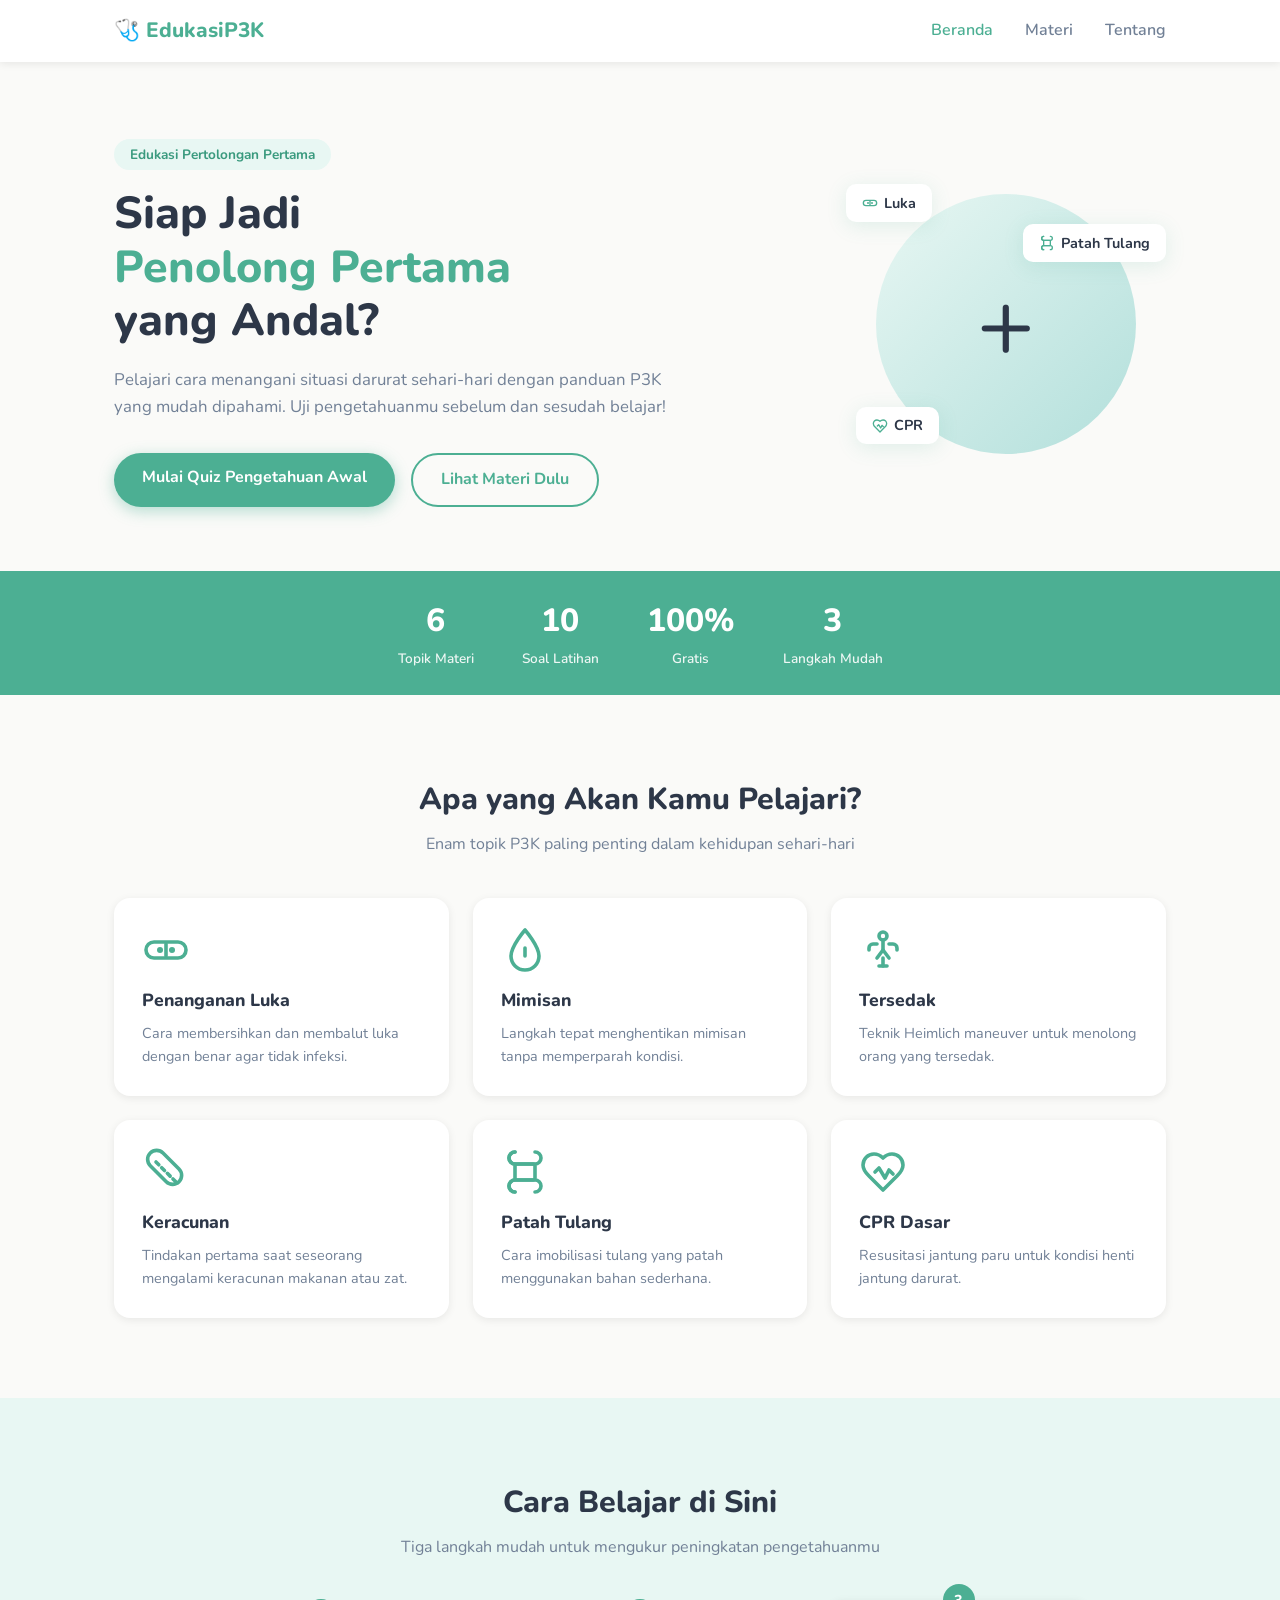
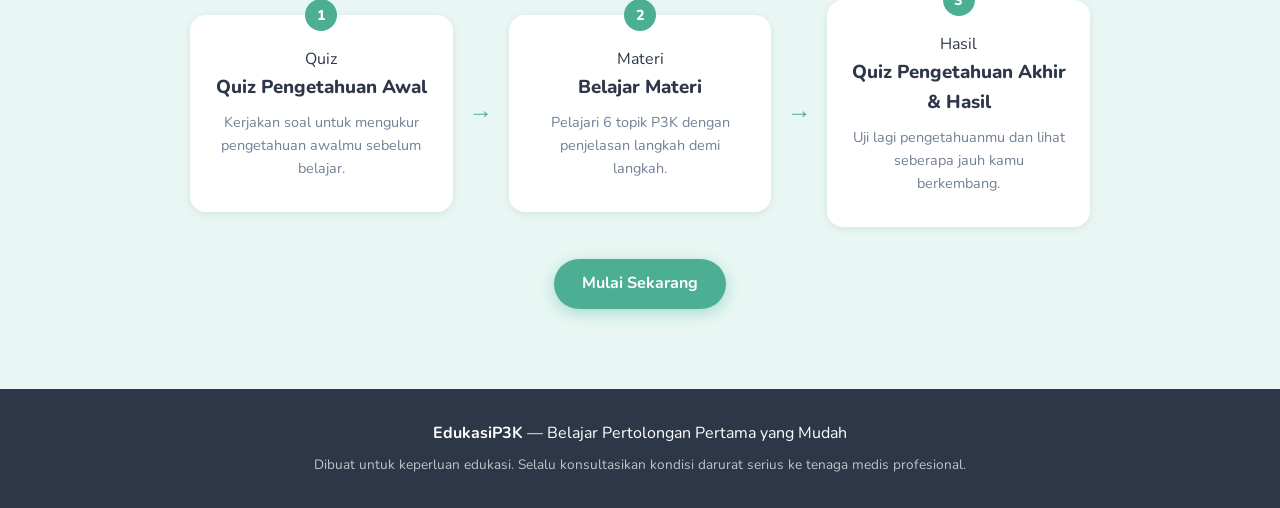
<file: index.html>
<!DOCTYPE html>
<html lang="id">
<head>
  <meta charset="UTF-8" />
  <meta name="viewport" content="width=device-width, initial-scale=1.0" />
  <title>EdukasiP3K – Belajar Pertolongan Pertama</title>
  <link rel="preconnect" href="https://fonts.googleapis.com" />
  <link href="https://fonts.googleapis.com/css2?family=Nunito:wght@400;600;700;800&display=swap" rel="stylesheet" />
  <link rel="stylesheet" href="style.css" />
</head>
<body>
  <nav class="navbar">
    <div class="nav-container">
      <a href="index.html" class="nav-logo">🩺 EdukasiP3K</a>
      <ul class="nav-menu">
        <li><a href="index.html" class="active">Beranda</a></li>
        <li><a href="materi.html">Materi</a></li>
        <li><a href="#tentang">Tentang</a></li>
      </ul>
      <button class="hamburger" onclick="toggleMenu()">&#9776;</button>
    </div>
  </nav>

  <section class="hero">
    <div class="hero-content">
      <span class="hero-badge">Edukasi Pertolongan Pertama</span>
      <h1>Siap Jadi<br /><span class="highlight">Penolong Pertama</span><br />yang Andal?</h1>
      <p>Pelajari cara menangani situasi darurat sehari-hari dengan panduan P3K yang mudah dipahami. Uji pengetahuanmu sebelum dan sesudah belajar!</p>
      <div class="hero-actions">
        <a href="pretest.html" class="btn btn-primary">Mulai Quiz Pengetahuan Awal</a>
        <a href="materi.html" class="btn btn-outline">Lihat Materi Dulu</a>
      </div>
    </div>
    <div class="hero-illustration">
      <div class="illus-circle">
        <span class="illus-emoji">+</span>
      </div>
      <div class="floating-card card-1">
        <svg xmlns="http://www.w3.org/2000/svg" width="16" height="16" viewBox="0 0 24 24" fill="none" stroke="currentColor" stroke-width="2" stroke-linecap="round" stroke-linejoin="round"><rect x="2" y="8" width="20" height="8" rx="4"/><line x1="9" y1="12" x2="9.01" y2="12" stroke-width="3"/><line x1="15" y1="12" x2="15.01" y2="12" stroke-width="3"/><line x1="12" y1="9" x2="12" y2="15"/></svg>
        Luka
      </div>
      <div class="floating-card card-2">
        <svg xmlns="http://www.w3.org/2000/svg" width="16" height="16" viewBox="0 0 24 24" fill="none" stroke="currentColor" stroke-width="2" stroke-linecap="round" stroke-linejoin="round"><path d="M19 14c1.49-1.46 3-3.21 3-5.5A5.5 5.5 0 0 0 16.5 3c-1.76 0-3 .5-4.5 2-1.5-1.5-2.74-2-4.5-2A5.5 5.5 0 0 0 2 8.5c0 2.3 1.5 4.05 3 5.5l7 7z"/><polyline points="8 12 10 10 13 15 15 11 17 13"/></svg>
        CPR
      </div>
      <div class="floating-card card-3">
        <svg xmlns="http://www.w3.org/2000/svg" width="16" height="16" viewBox="0 0 24 24" fill="none" stroke="currentColor" stroke-width="2" stroke-linecap="round" stroke-linejoin="round"><path d="M17 2a3 3 0 0 1 0 6H7a3 3 0 0 1 0-6"/><path d="M7 2a3 3 0 0 0 0 6"/><path d="M17 22a3 3 0 0 0 0-6H7a3 3 0 0 0 0 6"/><path d="M7 22a3 3 0 0 1 0-6"/><rect x="7" y="8" width="10" height="8" rx="1"/></svg>
        Patah Tulang
      </div>
    </div>
  </section>

  <section class="stats-bar">
    <div class="stat-item"><span class="stat-num">6</span><span class="stat-label">Topik Materi</span></div>
    <div class="stat-item"><span class="stat-num">10</span><span class="stat-label">Soal Latihan</span></div>
    <div class="stat-item"><span class="stat-num">100%</span><span class="stat-label">Gratis</span></div>
    <div class="stat-item"><span class="stat-num">3</span><span class="stat-label">Langkah Mudah</span></div>
  </section>

  <section class="features" id="tentang">
    <div class="section-header">
      <h2>Apa yang Akan Kamu Pelajari?</h2>
      <p>Enam topik P3K paling penting dalam kehidupan sehari-hari</p>
    </div>
    <div class="feature-grid">
      <div class="feature-card">
        <div class="feature-icon">
          <!-- Bandage / wound -->
          <svg xmlns="http://www.w3.org/2000/svg" viewBox="0 0 24 24" fill="none" stroke="currentColor" stroke-width="1.8" stroke-linecap="round" stroke-linejoin="round">
            <rect x="2" y="8" width="20" height="8" rx="4"/>
            <line x1="9" y1="12" x2="9.01" y2="12" stroke-width="3"/>
            <line x1="15" y1="12" x2="15.01" y2="12" stroke-width="3"/>
            <line x1="12" y1="9" x2="12" y2="15"/>
          </svg>
        </div>
        <h3>Penanganan Luka</h3>
        <p>Cara membersihkan dan membalut luka dengan benar agar tidak infeksi.</p>
      </div>
      <div class="feature-card">
        <div class="feature-icon">
          <!-- Droplet / nose bleed -->
          <svg xmlns="http://www.w3.org/2000/svg" viewBox="0 0 24 24" fill="none" stroke="currentColor" stroke-width="1.8" stroke-linecap="round" stroke-linejoin="round">
            <path d="M12 2C12 2 5 10 5 15a7 7 0 0 0 14 0C19 10 12 2 12 2z"/>
            <path d="M12 15v-4"/>
          </svg>
        </div>
        <h3>Mimisan</h3>
        <p>Langkah tepat menghentikan mimisan tanpa memperparah kondisi.</p>
      </div>
      <div class="feature-card">
        <div class="feature-icon">
          <!-- Airway / choking person -->
          <svg xmlns="http://www.w3.org/2000/svg" viewBox="0 0 24 24" fill="none" stroke="currentColor" stroke-width="1.8" stroke-linecap="round" stroke-linejoin="round">
            <circle cx="12" cy="5" r="2"/>
            <path d="M12 7v5l-3 4"/>
            <path d="M12 12l3 4"/>
            <path d="M9 9H7a2 2 0 0 0-2 2v1"/>
            <path d="M15 9h2a2 2 0 0 1 2 2v1"/>
            <path d="M10 20h4"/>
            <path d="M12 16v4"/>
          </svg>
        </div>
        <h3>Tersedak</h3>
        <p>Teknik Heimlich maneuver untuk menolong orang yang tersedak.</p>
      </div>
      <div class="feature-card">
        <div class="feature-icon">
          <!-- Pill / poison -->
          <svg xmlns="http://www.w3.org/2000/svg" viewBox="0 0 24 24" fill="none" stroke="currentColor" stroke-width="1.8" stroke-linecap="round" stroke-linejoin="round">
            <path d="M10.5 2.5a4.5 4.5 0 0 0-6.364 6.364l8 8a4.5 4.5 0 0 0 6.364-6.364z"/>
            <line x1="7" y1="7" x2="17" y2="17" stroke-dasharray="2 2"/>
          </svg>
        </div>
        <h3>Keracunan</h3>
        <p>Tindakan pertama saat seseorang mengalami keracunan makanan atau zat.</p>
      </div>
      <div class="feature-card">
        <div class="feature-icon">
          <!-- Bone -->
          <svg xmlns="http://www.w3.org/2000/svg" viewBox="0 0 24 24" fill="none" stroke="currentColor" stroke-width="1.8" stroke-linecap="round" stroke-linejoin="round">
            <path d="M17 2a3 3 0 0 1 0 6H7a3 3 0 0 1 0-6"/>
            <path d="M7 2a3 3 0 0 0 0 6"/>
            <path d="M17 22a3 3 0 0 0 0-6H7a3 3 0 0 0 0 6"/>
            <path d="M7 22a3 3 0 0 1 0-6"/>
            <rect x="7" y="8" width="10" height="8" rx="1"/>
          </svg>
        </div>
        <h3>Patah Tulang</h3>
        <p>Cara imobilisasi tulang yang patah menggunakan bahan sederhana.</p>
      </div>
      <div class="feature-card">
        <div class="feature-icon">
          <!-- Heart pulse / CPR -->
          <svg xmlns="http://www.w3.org/2000/svg" viewBox="0 0 24 24" fill="none" stroke="currentColor" stroke-width="1.8" stroke-linecap="round" stroke-linejoin="round">
            <path d="M19 14c1.49-1.46 3-3.21 3-5.5A5.5 5.5 0 0 0 16.5 3c-1.76 0-3 .5-4.5 2-1.5-1.5-2.74-2-4.5-2A5.5 5.5 0 0 0 2 8.5c0 2.3 1.5 4.05 3 5.5l7 7z"/>
            <polyline points="8 12 10 10 13 15 15 11 17 13"/>
          </svg>
        </div>
        <h3>CPR Dasar</h3>
        <p>Resusitasi jantung paru untuk kondisi henti jantung darurat.</p>
      </div>
    </div>
  </section>

  <section class="flow-section">
    <div class="section-header">
      <h2>Cara Belajar di Sini</h2>
      <p>Tiga langkah mudah untuk mengukur peningkatan pengetahuanmu</p>
    </div>
    <div class="flow-steps">
      <div class="flow-step">
        <div class="step-number">1</div>
        <div class="step-icon-label">Quiz</div>
        <h3>Quiz Pengetahuan Awal</h3>
        <p>Kerjakan soal untuk mengukur pengetahuan awalmu sebelum belajar.</p>
      </div>
      <div class="flow-arrow">→</div>
      <div class="flow-step">
        <div class="step-number">2</div>
        <div class="step-icon-label">Materi</div>
        <h3>Belajar Materi</h3>
        <p>Pelajari 6 topik P3K dengan penjelasan langkah demi langkah.</p>
      </div>
      <div class="flow-arrow">→</div>
      <div class="flow-step">
        <div class="step-number">3</div>
        <div class="step-icon-label">Hasil</div>
        <h3>Quiz Pengetahuan Akhir & Hasil</h3>
        <p>Uji lagi pengetahuanmu dan lihat seberapa jauh kamu berkembang.</p>
      </div>
    </div>
    <div style="text-align:center;margin-top:2rem;">
      <a href="pretest.html" class="btn btn-primary">Mulai Sekarang</a>
    </div>
  </section>

  <footer class="footer">
    <p><strong>EdukasiP3K</strong> — Belajar Pertolongan Pertama yang Mudah</p>
    <p style="margin-top:.5rem;opacity:.7;font-size:.85rem;">Dibuat untuk keperluan edukasi. Selalu konsultasikan kondisi darurat serius ke tenaga medis profesional.</p>
  </footer>

  <script>
    function toggleMenu() {
      document.querySelector('.nav-menu').classList.toggle('open');
    }
  </script>
</body>
</html>
</file>
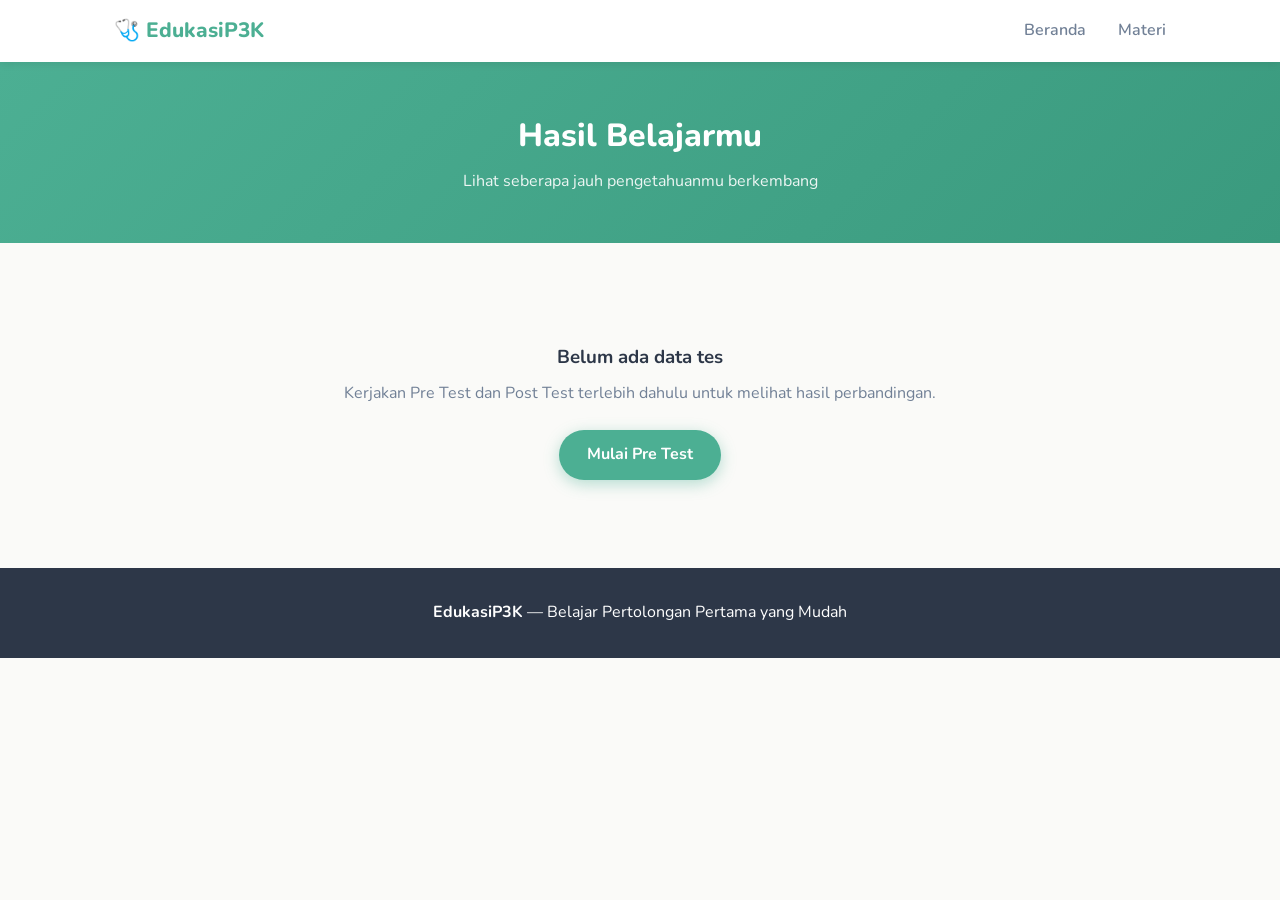
<file: hasil.html>
<!DOCTYPE html>
<html lang="id">
<head>
  <meta charset="UTF-8" />
  <meta name="viewport" content="width=device-width, initial-scale=1.0" />
  <title>Hasil – EdukasiP3K</title>
  <link href="https://fonts.googleapis.com/css2?family=Nunito:wght@400;600;700;800&display=swap" rel="stylesheet" />
  <link rel="stylesheet" href="style.css" />
  <style>
    .modal-overlay {
      position: fixed; inset: 0;
      background: rgba(0,0,0,.45);
      display: flex; align-items: center; justify-content: center;
      z-index: 999; padding: 1rem;
      opacity: 0; pointer-events: none;
      transition: opacity .2s;
    }
    .modal-overlay.show { opacity: 1; pointer-events: all; }
    .modal-box {
      background: #fff; border-radius: 20px;
      padding: 2rem 2rem 1.5rem;
      max-width: 420px; width: 100%;
      box-shadow: 0 20px 60px rgba(0,0,0,.2);
      transform: translateY(20px);
      transition: transform .25s;
      text-align: center;
    }
    .modal-overlay.show .modal-box { transform: translateY(0); }
    .modal-icon { font-size: 2.5rem; margin-bottom: .75rem; }
    .modal-title { font-size: 1.2rem; font-weight: 800; margin-bottom: .5rem; }
    .modal-desc { color: var(--text-light); font-size: .95rem; margin-bottom: 1.5rem; line-height: 1.5; }
    .modal-actions { display: flex; gap: .75rem; justify-content: center; flex-wrap: wrap; }
    .modal-actions .btn { flex: 1; min-width: 120px; }
  </style>
</head>
<body>

  <div class="modal-overlay" id="modalOverlay">
    <div class="modal-box">
      <div class="modal-icon" id="modalIcon"></div>
      <p class="modal-title" id="modalTitle"></p>
      <p class="modal-desc" id="modalDesc"></p>
      <div class="modal-actions" id="modalActions"></div>
    </div>
  </div>

  <nav class="navbar">
    <div class="nav-container">
      <a href="index.html" class="nav-logo">🩺 EdukasiP3K</a>
      <ul class="nav-menu">
        <li><a href="index.html">Beranda</a></li>
        <li><a href="materi.html">Materi</a></li>
      </ul>
      <button class="hamburger" onclick="toggleMenu()">&#9776;</button>
    </div>
  </nav>

  <div class="page-header">
    <h1>Hasil Belajarmu</h1>
    <p>Lihat seberapa jauh pengetahuanmu berkembang</p>
  </div>

  <div class="hasil-container">
    <div class="score-card" id="verdictCard">
      <div class="score-emoji" id="verdictEmoji"></div>
      <h2 id="verdictTitle"></h2>
      <p class="verdict" id="verdictText"></p>

      <div class="score-compare">
        <div class="score-box">
          <p class="label">Quiz Pengetahuan Awal</p>
          <p class="value" id="preScore">–</p>
        </div>
        <div style="display:flex;align-items:center;font-size:1.5rem;color:var(--green);font-weight:800;">→</div>
        <div class="score-box" style="background:var(--green);color:white;">
          <p class="label" style="color:rgba(255,255,255,.8)">Quiz Pengetahuan Akhir</p>
          <p class="value" style="color:white" id="postScore">–</p>
        </div>
      </div>

      <div class="progress-section">
        <div class="progress-row">
          <div class="prog-label">
            <span>Quiz Pengetahuan Awal</span>
            <span id="preLabel">0%</span>
          </div>
          <div class="prog-bar-wrap">
            <div class="prog-bar pre" id="preBar" style="width:0%"></div>
          </div>
        </div>
        <div class="progress-row">
          <div class="prog-label">
            <span>Quiz Pengetahuan Akhir</span>
            <span id="postLabel">0%</span>
          </div>
          <div class="prog-bar-wrap">
            <div class="prog-bar post" id="postBar" style="width:0%"></div>
          </div>
        </div>
      </div>
    </div>

    <div class="improvement-box" id="improvementBox">
      <div class="delta" id="deltaText">+0%</div>
      <p id="deltaDesc">Peningkatan pengetahuanmu</p>
    </div>

    <div class="action-buttons">
      <button class="btn btn-outline" onclick="confirmReset()">Ulangi dari Awal</button>
      <a href="materi.html" class="btn btn-secondary">Pelajari Lagi</a>
    </div>

    <div id="noData" style="display:none;text-align:center;padding:3rem 0;">
      <h3 style="margin:.75rem 0 .5rem;">Belum ada data tes</h3>
      <p style="color:var(--text-light);margin-bottom:1.5rem;">Kerjakan Pre Test dan Post Test terlebih dahulu untuk melihat hasil perbandingan.</p>
      <a href="pretest.html" class="btn btn-primary">Mulai Pre Test</a>
    </div>
  </div>

  <footer class="footer">
    <p><strong>EdukasiP3K</strong> — Belajar Pertolongan Pertama yang Mudah</p>
  </footer>

  <script>
    function toggleMenu() { document.querySelector('.nav-menu').classList.toggle('open'); }

    function showModal({ icon, title, desc, buttons }) {
      document.getElementById('modalIcon').textContent = icon || '';
      document.getElementById('modalTitle').textContent = title;
      document.getElementById('modalDesc').textContent = desc;
      const actions = document.getElementById('modalActions');
      actions.innerHTML = '';
      buttons.forEach(b => {
        const btn = document.createElement('button');
        btn.className = 'btn ' + (b.style || 'btn-primary');
        btn.textContent = b.label;
        btn.onclick = () => { closeModal(); b.action(); };
        actions.appendChild(btn);
      });
      document.getElementById('modalOverlay').classList.add('show');
    }
    function closeModal() {
      document.getElementById('modalOverlay').classList.remove('show');
    }

    const pre  = parseInt(localStorage.getItem('pretest_score')  ?? '-1');
    const post = parseInt(localStorage.getItem('posttest_score') ?? '-1');

    if (pre < 0 || post < 0) {
      document.getElementById('verdictCard').style.display    = 'none';
      document.getElementById('improvementBox').style.display = 'none';
      document.querySelector('.action-buttons').style.display = 'none';
      document.getElementById('noData').style.display         = 'block';
    } else {
      const delta = post - pre;

      document.getElementById('preScore').textContent  = pre  + '%';
      document.getElementById('postScore').textContent = post + '%';
      document.getElementById('preLabel').textContent  = pre  + '%';
      document.getElementById('postLabel').textContent = post + '%';

      setTimeout(() => {
        document.getElementById('preBar').style.width  = pre  + '%';
        document.getElementById('postBar').style.width = post + '%';
      }, 300);

      document.getElementById('deltaText').textContent = (delta >= 0 ? '+' : '') + delta + '%';
      if (delta < 0) {
        document.getElementById('improvementBox').style.background = 'linear-gradient(135deg,#e53e3e,#c53030)';
      }

      let title, text, deltaDesc;
      if (post >= 80 && delta >= 0) {
        title = 'Luar Biasa!';
        text  = `Pengetahuanmu meningkat ${delta}%. Kamu sudah siap menjadi penolong pertama yang andal.`;
        deltaDesc = 'Peningkatan pengetahuan P3K-mu';
      } else if (delta > 0) {
        title = 'Bagus, Terus Belajar!';
        text  = `Pengetahuanmu meningkat ${delta}%. Pelajari lagi materi untuk hasil yang lebih optimal.`;
        deltaDesc = 'Peningkatan dari quiz pengetahuan awal ke akhir';
      } else if (delta === 0) {
        title = 'Tidak Ada Perubahan';
        text  = 'Skor pre dan post test-mu sama. Coba baca ulang materi dengan lebih teliti.';
        deltaDesc = 'Tidak ada peningkatan';
      } else {
        title = 'Coba Lagi!';
        text  = 'Skor post test-mu lebih rendah dari pre test. Jangan menyerah — pelajari lagi materinya.';
        deltaDesc = 'Penurunan dari quiz pengetahuan awal ke akhir';
      }

      document.getElementById('verdictTitle').textContent = title;
      document.getElementById('verdictText').textContent  = text;
      document.getElementById('deltaDesc').textContent    = deltaDesc;
    }

    function confirmReset() {
      showModal({
        title: 'Ulangi dari Awal?',
        desc: 'Semua data Quiz Pengetahuan Awal dan Quiz Pengetahuan Akhir akan dihapus. Kamu akan mulai dari awal.',
        buttons: [
          { label: 'Batal',          style: 'btn-outline',  action: () => {} },
          { label: 'Ya, Ulangi',     style: 'btn-primary',  action: () => { localStorage.clear(); window.location.href = 'index.html'; } }
        ]
      });
    }
  </script>
</body>
</html>
</file>
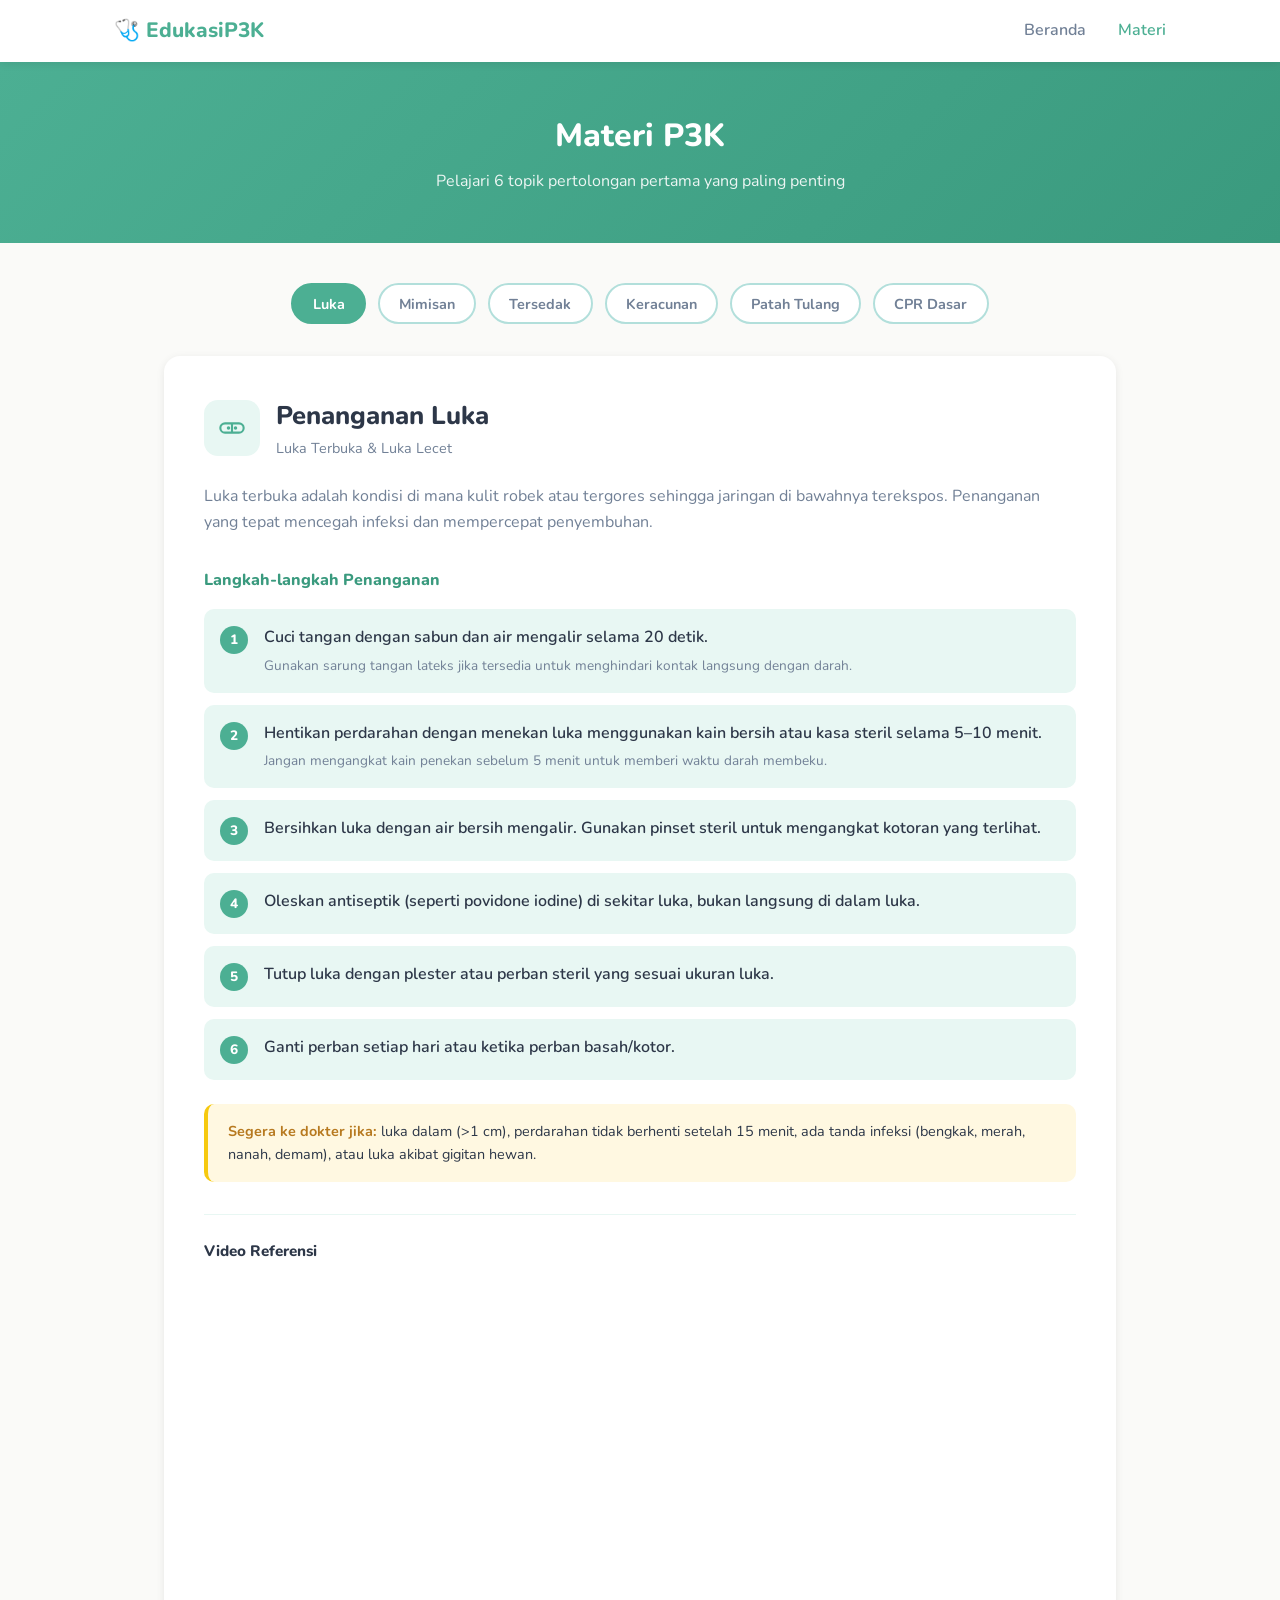
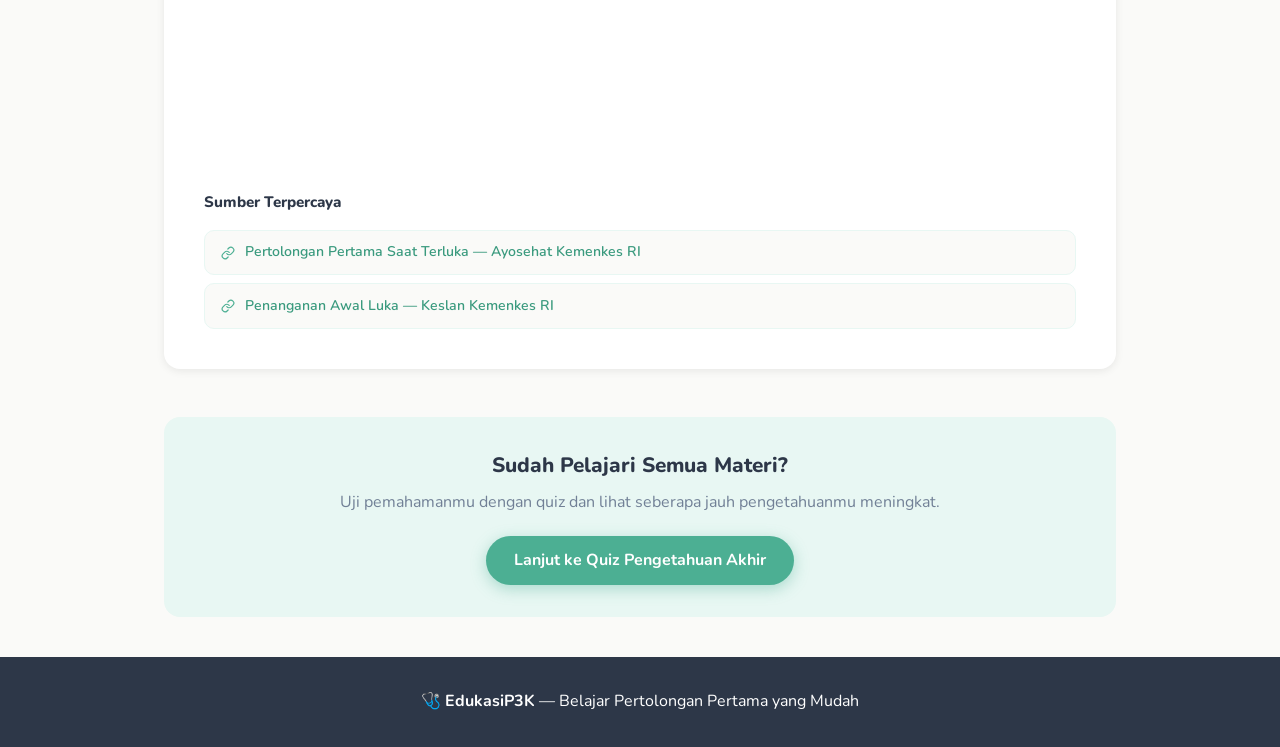
<file: materi.html>
<!DOCTYPE html>
<html lang="id">
<head>
  <meta charset="UTF-8" />
  <meta name="viewport" content="width=device-width, initial-scale=1.0" />
  <title>Materi P3K – EdukasiP3K</title>
  <link href="https://fonts.googleapis.com/css2?family=Nunito:wght@400;600;700;800&display=swap" rel="stylesheet" />
  <link rel="stylesheet" href="style.css" />
</head>
<body>
  <nav class="navbar">
    <div class="nav-container">
      <a href="index.html" class="nav-logo">🩺 EdukasiP3K</a>
      <ul class="nav-menu">
        <li><a href="index.html">Beranda</a></li>
        <li><a href="materi.html" class="active">Materi</a></li>
      </ul>
      <button class="hamburger" onclick="toggleMenu()">&#9776;</button>
    </div>
  </nav>

  <div class="page-header">
    <h1>Materi P3K</h1>
    <p>Pelajari 6 topik pertolongan pertama yang paling penting</p>
  </div>

  <div class="materi-container">
    <div class="topic-tabs">
      <button class="tab-btn active" onclick="showTopic(0)">Luka</button>
      <button class="tab-btn" onclick="showTopic(1)">Mimisan</button>
      <button class="tab-btn" onclick="showTopic(2)">Tersedak</button>
      <button class="tab-btn" onclick="showTopic(3)">Keracunan</button>
      <button class="tab-btn" onclick="showTopic(4)">Patah Tulang</button>
      <button class="tab-btn" onclick="showTopic(5)">CPR Dasar</button>
    </div>

    <!-- TOPIK 1: LUKA -->
    <div class="topic-panel active" id="topic-0">
      <div class="topic-card">
        <div class="topic-card-header">
          <span class="topic-emoji"><svg xmlns="http://www.w3.org/2000/svg" viewBox="0 0 24 24" fill="none" stroke="currentColor" stroke-width="1.8" stroke-linecap="round" stroke-linejoin="round"><rect x="2" y="8" width="20" height="8" rx="4"/><line x1="9" y1="12" x2="9.01" y2="12" stroke-width="3"/><line x1="15" y1="12" x2="15.01" y2="12" stroke-width="3"/><line x1="12" y1="9" x2="12" y2="15"/></svg></span>
          <div>
            <h2>Penanganan Luka</h2>
            <p style="color:var(--text-light);font-size:.9rem;">Luka Terbuka & Luka Lecet</p>
          </div>
        </div>
        <p class="topic-desc">Luka terbuka adalah kondisi di mana kulit robek atau tergores sehingga jaringan di bawahnya terekspos. Penanganan yang tepat mencegah infeksi dan mempercepat penyembuhan.</p>
        <p class="steps-title">Langkah-langkah Penanganan</p>
        <div class="steps-list">
          <div class="step-item">
            <span class="step-num">1</span>
            <div><p class="step-text">Cuci tangan dengan sabun dan air mengalir selama 20 detik.</p><p class="step-note">Gunakan sarung tangan lateks jika tersedia untuk menghindari kontak langsung dengan darah.</p></div>
          </div>
          <div class="step-item">
            <span class="step-num">2</span>
            <div><p class="step-text">Hentikan perdarahan dengan menekan luka menggunakan kain bersih atau kasa steril selama 5–10 menit.</p><p class="step-note">Jangan mengangkat kain penekan sebelum 5 menit untuk memberi waktu darah membeku.</p></div>
          </div>
          <div class="step-item">
            <span class="step-num">3</span>
            <div><p class="step-text">Bersihkan luka dengan air bersih mengalir. Gunakan pinset steril untuk mengangkat kotoran yang terlihat.</p></div>
          </div>
          <div class="step-item">
            <span class="step-num">4</span>
            <div><p class="step-text">Oleskan antiseptik (seperti povidone iodine) di sekitar luka, bukan langsung di dalam luka.</p></div>
          </div>
          <div class="step-item">
            <span class="step-num">5</span>
            <div><p class="step-text">Tutup luka dengan plester atau perban steril yang sesuai ukuran luka.</p></div>
          </div>
          <div class="step-item">
            <span class="step-num">6</span>
            <div><p class="step-text">Ganti perban setiap hari atau ketika perban basah/kotor.</p></div>
          </div>
        </div>
        <div class="warning-box"><strong>Segera ke dokter jika:</strong> luka dalam (&gt;1 cm), perdarahan tidak berhenti setelah 15 menit, ada tanda infeksi (bengkak, merah, nanah, demam), atau luka akibat gigitan hewan.</div>

        <div class="sumber-section">
          <p class="sumber-title">Video Referensi</p>
          <div class="video-wrap">
            <iframe src="https://www.youtube.com/embed/Zj8z-x4kPNg" allowfullscreen title="Panduan Perawatan Luka - Kemenkes RI"></iframe>
          </div>
          <p class="sumber-title">Sumber Terpercaya</p>
          <div class="ref-links">
            <a class="ref-link" href="https://ayosehat.kemkes.go.id/list-perangkat-ajar/pertolongan-pertama-saat-kamu-terluka" target="_blank" rel="noopener">
              <svg xmlns="http://www.w3.org/2000/svg" width="14" height="14" viewBox="0 0 24 24" fill="none" stroke="currentColor" stroke-width="2" stroke-linecap="round" stroke-linejoin="round"><path d="M10 13a5 5 0 0 0 7.54.54l3-3a5 5 0 0 0-7.07-7.07l-1.72 1.71"/><path d="M14 11a5 5 0 0 0-7.54-.54l-3 3a5 5 0 0 0 7.07 7.07l1.71-1.71"/></svg>
              Pertolongan Pertama Saat Terluka — Ayosehat Kemenkes RI
            </a>
            <a class="ref-link" href="https://keslan.kemkes.go.id/view_artikel/1206/penanganan-awal-luka-bakar" target="_blank" rel="noopener">
              <svg xmlns="http://www.w3.org/2000/svg" width="14" height="14" viewBox="0 0 24 24" fill="none" stroke="currentColor" stroke-width="2" stroke-linecap="round" stroke-linejoin="round"><path d="M10 13a5 5 0 0 0 7.54.54l3-3a5 5 0 0 0-7.07-7.07l-1.72 1.71"/><path d="M14 11a5 5 0 0 0-7.54-.54l-3 3a5 5 0 0 0 7.07 7.07l1.71-1.71"/></svg>
              Penanganan Awal Luka — Keslan Kemenkes RI
            </a>
          </div>
        </div>
      </div>
    </div>

    <!-- TOPIK 2: MIMISAN -->
    <div class="topic-panel" id="topic-1">
      <div class="topic-card">
        <div class="topic-card-header">
          <span class="topic-emoji"><svg xmlns="http://www.w3.org/2000/svg" viewBox="0 0 24 24" fill="none" stroke="currentColor" stroke-width="1.8" stroke-linecap="round" stroke-linejoin="round"><path d="M12 2C12 2 5 10 5 15a7 7 0 0 0 14 0C19 10 12 2 12 2z"/><path d="M12 15v-4"/></svg></span>
          <div>
            <h2>Mimisan</h2>
            <p style="color:var(--text-light);font-size:.9rem;">Epistaksis (Perdarahan Hidung)</p>
          </div>
        </div>
        <p class="topic-desc">Mimisan adalah perdarahan dari dalam hidung yang umum terjadi dan biasanya tidak berbahaya. Penyebab umum: udara kering, membuang ingus terlalu keras, benturan, atau tekanan darah tinggi.</p>
        <p class="steps-title">Langkah-langkah Penanganan</p>
        <div class="steps-list">
          <div class="step-item">
            <span class="step-num">1</span>
            <div><p class="step-text">Dudukkan korban dengan posisi sedikit membungkuk ke depan.</p><p class="step-note">JANGAN mendongakkan kepala ke belakang — darah bisa masuk ke tenggorokan dan menyebabkan mual atau tersedak.</p></div>
          </div>
          <div class="step-item">
            <span class="step-num">2</span>
            <div><p class="step-text">Pencet cuping hidung (bagian lunak) dengan ibu jari dan telunjuk selama 10–15 menit tanpa melepas.</p></div>
          </div>
          <div class="step-item">
            <span class="step-num">3</span>
            <div><p class="step-text">Minta korban bernapas melalui mulut selama hidung dipencet.</p></div>
          </div>
          <div class="step-item">
            <span class="step-num">4</span>
            <div><p class="step-text">Kompres batang hidung dengan es yang dibungkus kain untuk membantu menyempitkan pembuluh darah.</p></div>
          </div>
          <div class="step-item">
            <span class="step-num">5</span>
            <div><p class="step-text">Setelah berhenti, instruksikan korban untuk tidak menghembuskan hidung atau menundukkan kepala selama 15 menit.</p></div>
          </div>
        </div>
        <div class="warning-box"><strong>Segera ke dokter jika:</strong> mimisan berlangsung lebih dari 30 menit, darah keluar sangat deras, atau mimisan akibat benturan keras di kepala.</div>

        <div class="sumber-section">
          <p class="sumber-title">Video Referensi</p>
          <div class="video-wrap">
            <iframe src="https://www.youtube.com/embed/RLVmFdFDZQ8" allowfullscreen title="Pertolongan Pertama Saat Mimisan"></iframe>
          </div>
          <p class="sumber-title">Sumber Terpercaya</p>
          <div class="ref-links">
            <a class="ref-link" href="https://www.alodokter.com/mimisan" target="_blank" rel="noopener">
              <svg xmlns="http://www.w3.org/2000/svg" width="14" height="14" viewBox="0 0 24 24" fill="none" stroke="currentColor" stroke-width="2" stroke-linecap="round" stroke-linejoin="round"><path d="M10 13a5 5 0 0 0 7.54.54l3-3a5 5 0 0 0-7.07-7.07l-1.72 1.71"/><path d="M14 11a5 5 0 0 0-7.54-.54l-3 3a5 5 0 0 0 7.07 7.07l1.71-1.71"/></svg>
              Mimisan: Penyebab dan Pertolongan Pertama — Alodokter
            </a>
            <a class="ref-link" href="https://www.halodoc.com/artikel/cara-menghentikan-mimisan-yang-tepat" target="_blank" rel="noopener">
              <svg xmlns="http://www.w3.org/2000/svg" width="14" height="14" viewBox="0 0 24 24" fill="none" stroke="currentColor" stroke-width="2" stroke-linecap="round" stroke-linejoin="round"><path d="M10 13a5 5 0 0 0 7.54.54l3-3a5 5 0 0 0-7.07-7.07l-1.72 1.71"/><path d="M14 11a5 5 0 0 0-7.54-.54l-3 3a5 5 0 0 0 7.07 7.07l1.71-1.71"/></svg>
              Cara Menghentikan Mimisan yang Tepat — Halodoc
            </a>
          </div>
        </div>
      </div>
    </div>

    <!-- TOPIK 3: TERSEDAK -->
    <div class="topic-panel" id="topic-2">
      <div class="topic-card">
        <div class="topic-card-header">
          <span class="topic-emoji"><svg xmlns="http://www.w3.org/2000/svg" viewBox="0 0 24 24" fill="none" stroke="currentColor" stroke-width="1.8" stroke-linecap="round" stroke-linejoin="round"><circle cx="12" cy="5" r="2"/><path d="M12 7v5l-3 4"/><path d="M12 12l3 4"/><path d="M9 9H7a2 2 0 0 0-2 2v1"/><path d="M15 9h2a2 2 0 0 1 2 2v1"/><path d="M10 20h4"/><path d="M12 16v4"/></svg></span>
          <div>
            <h2>Tersedak</h2>
            <p style="color:var(--text-light);font-size:.9rem;">Obstruksi Jalan Napas Parsial / Total</p>
          </div>
        </div>
        <p class="topic-desc">Tersedak terjadi ketika benda asing menyumbat saluran napas. Kondisi ini merupakan darurat yang harus ditangani segera — otak bisa rusak hanya dalam 4–6 menit tanpa oksigen.</p>
        <p class="steps-title">Langkah-langkah — Teknik Heimlich (Dewasa &amp; Anak &gt;1 tahun)</p>
        <div class="steps-list">
          <div class="step-item">
            <span class="step-num">1</span>
            <div><p class="step-text">Tanya korban: "Apa kamu tersedak?" Jika korban tidak bisa berbicara, batuk, atau bernapas, segera bertindak.</p></div>
          </div>
          <div class="step-item">
            <span class="step-num">2</span>
            <div><p class="step-text">Berdirilah di belakang korban, condongkan korban sedikit ke depan.</p></div>
          </div>
          <div class="step-item">
            <span class="step-num">3</span>
            <div><p class="step-text">Berikan 5 pukulan keras di punggung korban (di antara dua tulang belikat) menggunakan telapak tangan.</p></div>
          </div>
          <div class="step-item">
            <span class="step-num">4</span>
            <div><p class="step-text">Lingkarkan kedua tangan ke pinggang korban. Kepalkan satu tangan, letakkan di atas pusar dan di bawah tulang dada.</p></div>
          </div>
          <div class="step-item">
            <span class="step-num">5</span>
            <div><p class="step-text">Genggam kepalan dengan tangan lain, lakukan 5 hentakan ke dalam dan ke atas (abdominal thrust) dengan cepat dan kuat.</p></div>
          </div>
          <div class="step-item">
            <span class="step-num">6</span>
            <div><p class="step-text">Ulangi siklus 5 pukulan punggung + 5 hentakan perut hingga benda asing keluar atau korban pingsan.</p></div>
          </div>
          <div class="step-item">
            <span class="step-num">7</span>
            <div><p class="step-text">Jika korban pingsan, baringkan dan mulai CPR. Setiap kali membuka jalan napas, cek adanya benda asing yang terlihat.</p></div>
          </div>
        </div>
        <div class="warning-box"><strong>Bayi &lt;1 tahun:</strong> Gunakan 5 tepukan punggung + 5 kompresi dada (bukan hentakan perut). Selalu hubungi 119 / 112 dalam kondisi darurat.</div>

        <div class="sumber-section">
          <p class="sumber-title">Video Referensi</p>
          <div class="video-wrap">
            <iframe src="https://www.youtube.com/embed/CMAuqOhfkw8" allowfullscreen title="Cara Heimlich Maneuver - tvOne"></iframe>
          </div>
          <p class="sumber-title">Sumber Terpercaya</p>
          <div class="ref-links">
            <a class="ref-link" href="https://www.alodokter.com/heimlich-maneuver-pertolongan-pertama-untuk-orang-yang-tersedak" target="_blank" rel="noopener">
              <svg xmlns="http://www.w3.org/2000/svg" width="14" height="14" viewBox="0 0 24 24" fill="none" stroke="currentColor" stroke-width="2" stroke-linecap="round" stroke-linejoin="round"><path d="M10 13a5 5 0 0 0 7.54.54l3-3a5 5 0 0 0-7.07-7.07l-1.72 1.71"/><path d="M14 11a5 5 0 0 0-7.54-.54l-3 3a5 5 0 0 0 7.07 7.07l1.71-1.71"/></svg>
              Heimlich Maneuver, Pertolongan Pertama Tersedak — Alodokter
            </a>
            <a class="ref-link" href="https://www.halodoc.com/artikel/mengenal-heimlich-maneuver-teknik-bantu-tersedak" target="_blank" rel="noopener">
              <svg xmlns="http://www.w3.org/2000/svg" width="14" height="14" viewBox="0 0 24 24" fill="none" stroke="currentColor" stroke-width="2" stroke-linecap="round" stroke-linejoin="round"><path d="M10 13a5 5 0 0 0 7.54.54l3-3a5 5 0 0 0-7.07-7.07l-1.72 1.71"/><path d="M14 11a5 5 0 0 0-7.54-.54l-3 3a5 5 0 0 0 7.07 7.07l1.71-1.71"/></svg>
              Mengenal Heimlich Maneuver — Halodoc
            </a>
          </div>
        </div>
      </div>
    </div>

    <!-- TOPIK 4: KERACUNAN -->
    <div class="topic-panel" id="topic-3">
      <div class="topic-card">
        <div class="topic-card-header">
          <span class="topic-emoji"><svg xmlns="http://www.w3.org/2000/svg" viewBox="0 0 24 24" fill="none" stroke="currentColor" stroke-width="1.8" stroke-linecap="round" stroke-linejoin="round"><path d="M10.5 2.5a4.5 4.5 0 0 0-6.364 6.364l8 8a4.5 4.5 0 0 0 6.364-6.364z"/><line x1="7" y1="7" x2="17" y2="17"/></svg></span>
          <div>
            <h2>Keracunan</h2>
            <p style="color:var(--text-light);font-size:.9rem;">Keracunan Makanan &amp; Zat Berbahaya</p>
          </div>
        </div>
        <p class="topic-desc">Keracunan dapat disebabkan oleh makanan basi, zat kimia, obat-obatan berlebihan, atau gigitan serangga/ular. Kecepatan pertolongan pertama sangat menentukan.</p>
        <p class="steps-title">Langkah-langkah Penanganan Keracunan Makanan</p>
        <div class="steps-list">
          <div class="step-item">
            <span class="step-num">1</span>
            <div><p class="step-text">Hubungi layanan darurat (119) atau Hotline Racun BPOM segera.</p></div>
          </div>
          <div class="step-item">
            <span class="step-num">2</span>
            <div><p class="step-text">Catat informasi penting: zat/makanan apa yang dimakan, jumlah, kapan waktu terpapar, dan gejala yang muncul.</p></div>
          </div>
          <div class="step-item">
            <span class="step-num">3</span>
            <div><p class="step-text">Jika korban masih sadar dan tidak kejang, berikan air putih secukupnya.</p></div>
          </div>
          <div class="step-item">
            <span class="step-num">4</span>
            <div><p class="step-text">JANGAN memaksakan korban untuk muntah kecuali atas instruksi tenaga medis — beberapa zat lebih berbahaya jika dimuntahkan.</p></div>
          </div>
          <div class="step-item">
            <span class="step-num">5</span>
            <div><p class="step-text">Jika korban tidak sadar, posisikan dalam posisi pemulihan (miring ke samping) agar tidak tersedak muntahan.</p></div>
          </div>
          <div class="step-item">
            <span class="step-num">6</span>
            <div><p class="step-text">Bawa korban ke fasilitas kesehatan terdekat beserta informasi atau sisa zat/makanan penyebab keracunan.</p></div>
          </div>
        </div>
        <div class="warning-box"><strong>JANGAN berikan:</strong> susu, minyak, atau makanan apapun tanpa instruksi dokter. Jika keracunan zat korosif (asam/basa kuat), JANGAN rangsang muntah.</div>

        <div class="sumber-section">
          <p class="sumber-title">Video Referensi</p>
          <div class="video-wrap">
            <iframe src="https://www.youtube.com/embed/HmHPmP-Jhbk" allowfullscreen title="Pertolongan Pertama Keracunan Makanan"></iframe>
          </div>
          <p class="sumber-title">Sumber Terpercaya</p>
          <div class="ref-links">
            <a class="ref-link" href="https://pusatkrisis.kemkes.go.id/pertolongan-pertama-menghadapi-kejadian-luar-biasa-klb-keracunan-makanan" target="_blank" rel="noopener">
              <svg xmlns="http://www.w3.org/2000/svg" width="14" height="14" viewBox="0 0 24 24" fill="none" stroke="currentColor" stroke-width="2" stroke-linecap="round" stroke-linejoin="round"><path d="M10 13a5 5 0 0 0 7.54.54l3-3a5 5 0 0 0-7.07-7.07l-1.72 1.71"/><path d="M14 11a5 5 0 0 0-7.54-.54l-3 3a5 5 0 0 0 7.07 7.07l1.71-1.71"/></svg>
              Pertolongan Pertama Keracunan Makanan — Pusat Krisis Kemenkes RI
            </a>
            <a class="ref-link" href="https://penanggulangankrisis.kemkes.go.id/pertolongan-pertama-saat-keracunan-makanan-dan-obat" target="_blank" rel="noopener">
              <svg xmlns="http://www.w3.org/2000/svg" width="14" height="14" viewBox="0 0 24 24" fill="none" stroke="currentColor" stroke-width="2" stroke-linecap="round" stroke-linejoin="round"><path d="M10 13a5 5 0 0 0 7.54.54l3-3a5 5 0 0 0-7.07-7.07l-1.72 1.71"/><path d="M14 11a5 5 0 0 0-7.54-.54l-3 3a5 5 0 0 0 7.07 7.07l1.71-1.71"/></svg>
              Pertolongan Pertama Keracunan Makanan & Obat — Kemenkes RI
            </a>
          </div>
        </div>
      </div>
    </div>

    <!-- TOPIK 5: PATAH TULANG -->
    <div class="topic-panel" id="topic-4">
      <div class="topic-card">
        <div class="topic-card-header">
          <span class="topic-emoji"><svg xmlns="http://www.w3.org/2000/svg" viewBox="0 0 24 24" fill="none" stroke="currentColor" stroke-width="1.8" stroke-linecap="round" stroke-linejoin="round"><path d="M17 2a3 3 0 0 1 0 6H7a3 3 0 0 1 0-6"/><path d="M7 2a3 3 0 0 0 0 6"/><path d="M17 22a3 3 0 0 0 0-6H7a3 3 0 0 0 0 6"/><path d="M7 22a3 3 0 0 1 0-6"/><rect x="7" y="8" width="10" height="8" rx="1"/></svg></span>
          <div>
            <h2>Patah Tulang</h2>
            <p style="color:var(--text-light);font-size:.9rem;">Fraktur Tertutup &amp; Terbuka</p>
          </div>
        </div>
        <p class="topic-desc">Patah tulang adalah kondisi di mana tulang retak atau patah karena benturan keras, jatuh, atau tekanan berlebihan. Tujuan pertolongan pertama adalah mencegah pergerakan tulang yang dapat memperparah cedera.</p>
        <p class="steps-title">Langkah-langkah Penanganan</p>
        <div class="steps-list">
          <div class="step-item">
            <span class="step-num">1</span>
            <div><p class="step-text">Jangan memindahkan korban kecuali dalam bahaya langsung — pergerakan bisa memperparah patah tulang.</p></div>
          </div>
          <div class="step-item">
            <span class="step-num">2</span>
            <div><p class="step-text">Hentikan perdarahan jika ada (pada fraktur terbuka) dengan menekan luka menggunakan kain bersih.</p></div>
          </div>
          <div class="step-item">
            <span class="step-num">3</span>
            <div><p class="step-text">Imobilisasi tulang yang dicurigai patah — pasang bidai (papan, majalah gulung, atau karton tebal) di kedua sisi anggota yang cedera.</p></div>
          </div>
          <div class="step-item">
            <span class="step-num">4</span>
            <div><p class="step-text">Lapisi bidai dengan kain lunak sebelum membalutnya dengan perban. Balut cukup kencang (tidak terlalu ketat) untuk tidak memotong sirkulasi darah.</p></div>
          </div>
          <div class="step-item">
            <span class="step-num">5</span>
            <div><p class="step-text">Kompres area yang bengkak dengan es (dibungkus kain) untuk mengurangi pembengkakan dan nyeri.</p></div>
          </div>
          <div class="step-item">
            <span class="step-num">6</span>
            <div><p class="step-text">Cek sirkulasi darah di bawah bidai secara berkala: pastikan area tidak mati rasa, dingin, atau membiru.</p></div>
          </div>
          <div class="step-item">
            <span class="step-num">7</span>
            <div><p class="step-text">Segera bawa korban ke rumah sakit untuk pemeriksaan sinar-X dan penanganan lebih lanjut.</p></div>
          </div>
        </div>
        <div class="warning-box"><strong>JANGAN:</strong> mencoba meluruskan tulang yang patah, melepas bidai sebelum sampai ke rumah sakit, atau memberikan aspirin kepada korban (dapat meningkatkan perdarahan).</div>

        <div class="sumber-section">
          <p class="sumber-title">Video Referensi</p>
          <div class="video-wrap">
            <iframe src="https://www.youtube.com/embed/aCqRL_wCdg4" allowfullscreen title="Pertolongan Pertama Patah Tulang"></iframe>
          </div>
          <p class="sumber-title">Sumber Terpercaya</p>
          <div class="ref-links">
            <a class="ref-link" href="https://keslan.kemkes.go.id/view_artikel/3757/pertolongan-pertama-pada-fraktur-atau-patah-tulang" target="_blank" rel="noopener">
              <svg xmlns="http://www.w3.org/2000/svg" width="14" height="14" viewBox="0 0 24 24" fill="none" stroke="currentColor" stroke-width="2" stroke-linecap="round" stroke-linejoin="round"><path d="M10 13a5 5 0 0 0 7.54.54l3-3a5 5 0 0 0-7.07-7.07l-1.72 1.71"/><path d="M14 11a5 5 0 0 0-7.54-.54l-3 3a5 5 0 0 0 7.07 7.07l1.71-1.71"/></svg>
              Pertolongan Pertama pada Fraktur / Patah Tulang — Keslan Kemenkes RI
            </a>
            <a class="ref-link" href="https://www.alodokter.com/patah-tulang" target="_blank" rel="noopener">
              <svg xmlns="http://www.w3.org/2000/svg" width="14" height="14" viewBox="0 0 24 24" fill="none" stroke="currentColor" stroke-width="2" stroke-linecap="round" stroke-linejoin="round"><path d="M10 13a5 5 0 0 0 7.54.54l3-3a5 5 0 0 0-7.07-7.07l-1.72 1.71"/><path d="M14 11a5 5 0 0 0-7.54-.54l-3 3a5 5 0 0 0 7.07 7.07l1.71-1.71"/></svg>
              Patah Tulang: Gejala, Penyebab, dan Penanganan — Alodokter
            </a>
          </div>
        </div>
      </div>
    </div>

    <!-- TOPIK 6: CPR -->
    <div class="topic-panel" id="topic-5">
      <div class="topic-card">
        <div class="topic-card-header">
          <span class="topic-emoji"><svg xmlns="http://www.w3.org/2000/svg" viewBox="0 0 24 24" fill="none" stroke="currentColor" stroke-width="1.8" stroke-linecap="round" stroke-linejoin="round"><path d="M19 14c1.49-1.46 3-3.21 3-5.5A5.5 5.5 0 0 0 16.5 3c-1.76 0-3 .5-4.5 2-1.5-1.5-2.74-2-4.5-2A5.5 5.5 0 0 0 2 8.5c0 2.3 1.5 4.05 3 5.5l7 7z"/><polyline points="8 12 10 10 13 15 15 11 17 13"/></svg></span>
          <div>
            <h2>CPR Dasar</h2>
            <p style="color:var(--text-light);font-size:.9rem;">Resusitasi Jantung Paru (RJP)</p>
          </div>
        </div>
        <p class="topic-desc">CPR (Cardiopulmonary Resuscitation) atau RJP dilakukan ketika seseorang mengalami henti jantung — tidak bernapas dan tidak ada denyut nadi. Setiap menit tanpa CPR menurunkan peluang hidup sebesar 10%.</p>
        <p class="steps-title">Langkah-langkah CPR Dewasa (Metode C-A-B)</p>
        <div class="steps-list">
          <div class="step-item">
            <span class="step-num">1</span>
            <div><p class="step-text">Pastikan lokasi aman. Ketuk bahu korban dan panggil namanya. Jika tidak merespons, minta orang lain menghubungi 119 dan ambil AED jika ada.</p></div>
          </div>
          <div class="step-item">
            <span class="step-num">2</span>
            <div><p class="step-text">Baringkan korban telentang di permukaan keras. Berlutut di samping korban sejajar dengan bahu.</p></div>
          </div>
          <div class="step-item">
            <span class="step-num">3</span>
            <div><p class="step-text"><strong>Kompresi:</strong> Letakkan tumit telapak tangan di tengah dada (separuh bawah tulang dada). Tumpuk tangan satunya di atas, jari saling mengait.</p></div>
          </div>
          <div class="step-item">
            <span class="step-num">4</span>
            <div><p class="step-text">Tekan dada sedalam 5–6 cm dengan lengan lurus, kecepatan 100–120 kompresi per menit. Biarkan dada naik penuh setelah tiap kompresi.</p><p class="step-note">Bayangkan irama lagu "Staying Alive" untuk kecepatan yang tepat.</p></div>
          </div>
          <div class="step-item">
            <span class="step-num">5</span>
            <div><p class="step-text">Setelah 30 kompresi, lakukan 2 napas bantuan: miringkan kepala, angkat dagu, tutup hidung, tiupkan udara selama 1 detik hingga dada mengembang.</p></div>
          </div>
          <div class="step-item">
            <span class="step-num">6</span>
            <div><p class="step-text">Ulangi siklus 30:2 tanpa henti hingga korban bernapas normal, petugas medis tiba, atau AED siap digunakan.</p></div>
          </div>
        </div>
        <div class="warning-box"><strong>CPR tanpa napas buatan:</strong> Jika tidak terlatih atau tidak nyaman, lakukan kompresi dada terus-menerus tanpa berhenti (Hands-Only CPR). Ini tetap jauh lebih baik daripada tidak melakukan apapun.</div>

        <div class="sumber-section">
          <p class="sumber-title">Video Referensi</p>
          <div class="video-wrap">
            <iframe src="https://www.youtube.com/embed/2NnwZSUmIWI" allowfullscreen title="Cara Melakukan CPR - Kompas.tv"></iframe>
          </div>
          <p class="sumber-title">Sumber Terpercaya</p>
          <div class="ref-links">
            <a class="ref-link" href="https://www.halodoc.com/artikel/rjp-singkatan-resusitasi-jantung-paru-alias-cpr" target="_blank" rel="noopener">
              <svg xmlns="http://www.w3.org/2000/svg" width="14" height="14" viewBox="0 0 24 24" fill="none" stroke="currentColor" stroke-width="2" stroke-linecap="round" stroke-linejoin="round"><path d="M10 13a5 5 0 0 0 7.54.54l3-3a5 5 0 0 0-7.07-7.07l-1.72 1.71"/><path d="M14 11a5 5 0 0 0-7.54-.54l-3 3a5 5 0 0 0 7.07 7.07l1.71-1.71"/></svg>
              Resusitasi Jantung Paru (RJP / CPR) — Halodoc
            </a>
            <a class="ref-link" href="https://pmijambi.org/panduan-praktis-melakukan-rjp-atau-cpr-dalam-situasi-darurat-medis/" target="_blank" rel="noopener">
              <svg xmlns="http://www.w3.org/2000/svg" width="14" height="14" viewBox="0 0 24 24" fill="none" stroke="currentColor" stroke-width="2" stroke-linecap="round" stroke-linejoin="round"><path d="M10 13a5 5 0 0 0 7.54.54l3-3a5 5 0 0 0-7.07-7.07l-1.72 1.71"/><path d="M14 11a5 5 0 0 0-7.54-.54l-3 3a5 5 0 0 0 7.07 7.07l1.71-1.71"/></svg>
              Panduan Praktis CPR dalam Situasi Darurat — PMI
            </a>
          </div>
        </div>
      </div>
    </div>

    <div class="materi-cta">
      <h3>Sudah Pelajari Semua Materi?</h3>
      <p>Uji pemahamanmu dengan quiz dan lihat seberapa jauh pengetahuanmu meningkat.</p>
      <a href="posttest.html" class="btn btn-primary">Lanjut ke Quiz Pengetahuan Akhir</a>
    </div>
  </div>

  <footer class="footer">
    <p><strong>🩺 EdukasiP3K</strong> — Belajar Pertolongan Pertama yang Mudah</p>
  </footer>

  <script>
    function toggleMenu() { document.querySelector('.nav-menu').classList.toggle('open'); }

    function showTopic(idx) {
      document.querySelectorAll('.topic-panel').forEach((p, i) => p.classList.toggle('active', i === idx));
      document.querySelectorAll('.tab-btn').forEach((b, i) => b.classList.toggle('active', i === idx));
      localStorage.setItem('materi_done', 'true');
    }
  </script>
</body>
</html>
</file>
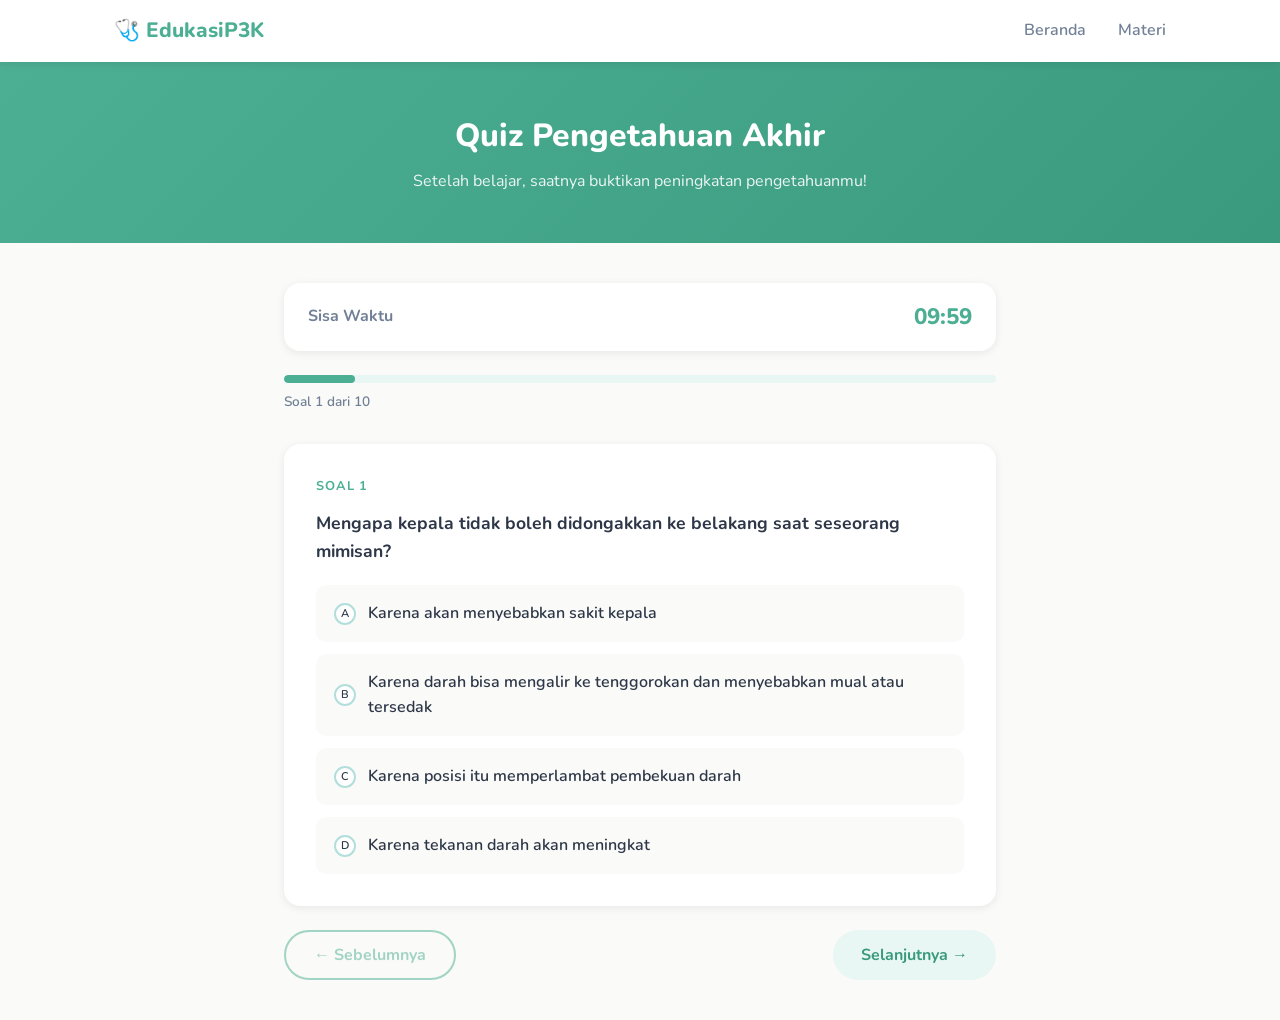
<file: posttest.html>
<!DOCTYPE html>
<html lang="id">
<head>
  <meta charset="UTF-8" />
  <meta name="viewport" content="width=device-width, initial-scale=1.0" />
  <title>Quiz Pengetahuan Akhir Akhir – EdukasiP3K</title>
  <link href="https://fonts.googleapis.com/css2?family=Nunito:wght@400;600;700;800&display=swap" rel="stylesheet" />
  <link rel="stylesheet" href="style.css" />
  <style>
    .modal-overlay {
      position: fixed; inset: 0;
      background: rgba(0,0,0,.45);
      display: flex; align-items: center; justify-content: center;
      z-index: 999; padding: 1rem;
      opacity: 0; pointer-events: none;
      transition: opacity .2s;
    }
    .modal-overlay.show { opacity: 1; pointer-events: all; }
    .modal-box {
      background: #fff; border-radius: 20px;
      padding: 2rem 2rem 1.5rem;
      max-width: 420px; width: 100%;
      box-shadow: 0 20px 60px rgba(0,0,0,.2);
      transform: translateY(20px);
      transition: transform .25s;
      text-align: center;
    }
    .modal-overlay.show .modal-box { transform: translateY(0); }
    .modal-icon { font-size: 2.5rem; margin-bottom: .75rem; }
    .modal-title { font-size: 1.2rem; font-weight: 800; margin-bottom: .5rem; }
    .modal-desc { color: var(--text-light); font-size: .95rem; margin-bottom: 1.5rem; line-height: 1.5; }
    .modal-actions { display: flex; gap: .75rem; justify-content: center; flex-wrap: wrap; }
    .modal-actions .btn { flex: 1; min-width: 120px; }

    .review-item {
      display: flex; gap: .75rem; align-items: flex-start;
      padding: .85rem 1rem; border-radius: 10px; font-size: .88rem;
    }
    .review-item.correct { background: #e8f5e9; }
    .review-item.wrong   { background: #fff3f3; }
    .review-status { font-size: 1rem; flex-shrink: 0; margin-top: 2px; }
    .review-q { font-weight: 700; margin-bottom: .2rem; }
    .review-wrong-ans { color: #e53e3e; margin-top: .2rem; }
    .review-right-ans { color: #2d7a3a; margin-top: .1rem; }
  </style>
</head>
<body>

  <div class="modal-overlay" id="modalOverlay">
    <div class="modal-box">
      <div class="modal-icon" id="modalIcon"></div>
      <p class="modal-title" id="modalTitle"></p>
      <p class="modal-desc" id="modalDesc"></p>
      <div class="modal-actions" id="modalActions"></div>
    </div>
  </div>

  <nav class="navbar">
    <div class="nav-container">
      <a href="index.html" class="nav-logo">🩺 EdukasiP3K</a>
      <ul class="nav-menu">
        <li><a href="index.html">Beranda</a></li>
        <li><a href="materi.html">Materi</a></li>
      </ul>
      <button class="hamburger" onclick="toggleMenu()">&#9776;</button>
    </div>
  </nav>

  <div class="page-header">
    <h1>Quiz Pengetahuan Akhir</h1>
    <p>Setelah belajar, saatnya buktikan peningkatan pengetahuanmu!</p>
  </div>

  <div class="test-container" id="testContainer">
    <div class="timer-box">
      <span class="label">Sisa Waktu</span>
      <span id="timer">10:00</span>
    </div>

    <div class="progress-bar-wrap">
      <div class="progress-bar-fill" id="progressFill" style="width:10%"></div>
    </div>
    <p class="progress-label" id="progressLabel">Soal 1 dari 10</p>

    <div id="questionsWrap"></div>

    <div class="q-nav">
      <button class="btn btn-outline" id="btnPrev" onclick="navigate(-1)">← Sebelumnya</button>
      <button class="btn btn-secondary" id="btnNext" onclick="navigate(1)">Selanjutnya →</button>
    </div>

    <div class="submit-area" id="submitArea" style="display:none">
      <p style="margin-bottom:1rem;color:var(--text-light);font-weight:600;">Pastikan semua soal telah dijawab sebelum submit.</p>
      <button class="btn btn-primary" id="btnSubmit" onclick="submitTest()">Submit Quiz</button>
    </div>
  </div>

  <!-- RESULT PANEL -->
  <div id="resultPanel" style="display:none;max-width:760px;margin:0 auto;padding:2rem 1.5rem 3rem;">
    <div class="score-card" style="text-align:center;">
      <h2 id="resTitle" style="margin-top:.5rem;" style="font-size:1.6rem;font-weight:800;margin-bottom:.5rem;"></h2>
      <p id="resSubtitle" style="color:var(--text-light);margin-bottom:2rem;"></p>

      <div style="background:var(--green-light);border-radius:var(--radius);padding:1.75rem 2rem;margin-bottom:1.5rem;">
        <p style="font-size:.85rem;font-weight:700;color:var(--text-light);text-transform:uppercase;letter-spacing:1px;margin-bottom:.5rem;">Skor Quiz Pengetahuan Akhir Kamu</p>
        <p id="resBigScore" style="font-size:5rem;font-weight:800;color:var(--green);line-height:1;"></p>
        <p id="resCorrect" style="font-size:.95rem;color:var(--text-light);margin-top:.5rem;"></p>
      </div>

      <div style="text-align:left;margin-bottom:2rem;">
        <div style="display:flex;justify-content:space-between;font-weight:700;font-size:.9rem;margin-bottom:.4rem;">
          <span>Nilai</span><span id="resBarLabel"></span>
        </div>
        <div class="prog-bar-wrap" style="height:14px;">
          <div id="resBar" class="prog-bar post" style="width:0%;transition:width 1.2s ease;"></div>
        </div>
      </div>

      <!-- Review jawaban -->
      <div style="text-align:left;margin-bottom:2rem;">
        <p style="font-weight:800;font-size:1rem;margin-bottom:1rem;">Review Jawaban</p>
        <div id="reviewList" style="display:flex;flex-direction:column;gap:.6rem;"></div>
      </div>

      <a href="hasil.html" class="btn btn-primary" style="width:100%;display:block;text-align:center;font-size:1.05rem;padding:1rem;">
        Lihat Hasil Perbandingan
      </a>
    </div>
  </div>

  <script src="questions.js"></script>
  <script>
    function toggleMenu() { document.querySelector('.nav-menu').classList.toggle('open'); }

    function showModal({ icon, title, desc, buttons }) {
      document.getElementById('modalIcon').textContent = icon;
      document.getElementById('modalTitle').textContent = title;
      document.getElementById('modalDesc').textContent = desc;
      const actions = document.getElementById('modalActions');
      actions.innerHTML = '';
      buttons.forEach(b => {
        const btn = document.createElement('button');
        btn.className = 'btn ' + (b.style || 'btn-primary');
        btn.textContent = b.label;
        btn.onclick = () => { closeModal(); b.action(); };
        actions.appendChild(btn);
      });
      document.getElementById('modalOverlay').classList.add('show');
    }
    function closeModal() {
      document.getElementById('modalOverlay').classList.remove('show');
    }

    let timerInterval;

    function initTest() {
      const answers = {};
      let current = 0;
      const qs = getShuffledQuestions();

      const wrap = document.getElementById('questionsWrap');
      wrap.innerHTML = '';
      qs.forEach((q, i) => {
        const card = document.createElement('div');
        card.className = 'question-card' + (i === 0 ? ' active' : '');
        card.id = 'q' + i;
        card.innerHTML = `
          <p class="q-number">Soal ${i + 1}</p>
          <p class="q-text">${q.text}</p>
          <div class="options">
            ${q.options.map((opt, j) => `
              <label class="option-label" id="opt-${i}-${j}" onclick="selectOption(${i}, ${j})">
                <span class="option-dot">${String.fromCharCode(65+j)}</span>
                ${opt}
              </label>
            `).join('')}
          </div>`;
        wrap.appendChild(card);
      });

      window.selectOption = function(qi, oi) {
        answers[qi] = oi;
        document.querySelectorAll(`#q${qi} .option-label`).forEach((el, j) => {
          el.classList.toggle('selected', j === oi);
        });
        checkSubmitVisibility();
      };

      window.navigate = function(dir) {
        document.getElementById('q' + current).classList.remove('active');
        current = Math.max(0, Math.min(qs.length - 1, current + dir));
        document.getElementById('q' + current).classList.add('active');
        updateProgress();
      };

      function updateProgress() {
        const pct = ((current + 1) / qs.length) * 100;
        document.getElementById('progressFill').style.width = pct + '%';
        document.getElementById('progressLabel').textContent = `Soal ${current + 1} dari ${qs.length}`;
        document.getElementById('btnPrev').disabled = current === 0;
        document.getElementById('btnNext').style.display = current === qs.length - 1 ? 'none' : '';
        document.getElementById('submitArea').style.display = current === qs.length - 1 ? 'block' : 'none';
      }

      function checkSubmitVisibility() {
        const allAnswered = qs.every((_, i) => answers[i] !== undefined);
        document.getElementById('btnSubmit').disabled = !allAnswered;
      }

      window.submitTest = function() {
        clearInterval(timerInterval);
        let score = 0;
        qs.forEach((q, i) => { if (answers[i] === q.answer) score++; });
        const pct = Math.round((score / qs.length) * 100);
        localStorage.setItem('posttest_score', pct);
        localStorage.setItem('posttest_done', 'true');
        showResult(qs, answers, score, pct);
      };

      let seconds = 600;
      const timerEl = document.getElementById('timer');
      timerInterval = setInterval(() => {
        seconds--;
        const m = String(Math.floor(seconds / 60)).padStart(2, '0');
        const s = String(seconds % 60).padStart(2, '0');
        timerEl.textContent = `${m}:${s}`;
        if (seconds <= 60) timerEl.classList.add('urgent');
        if (seconds <= 0) {
          clearInterval(timerInterval);
          showModal({
            icon: '⏰',
            title: 'Waktu Habis!',
            desc: 'Waktu pengerjaan sudah habis. Jawabanmu akan disimpan secara otomatis.',
            buttons: [{ label: 'Lihat Hasil', style: 'btn-primary', action: () => window.submitTest() }]
          });
        }
      }, 1000);

      updateProgress();
      checkSubmitVisibility();
    }

    function showResult(qs, answers, correct, pct) {
      document.getElementById('testContainer').style.display = 'none';
      document.getElementById('resultPanel').style.display = 'block';
      window.scrollTo({ top: 0, behavior: 'smooth' });

      let title, subtitle;
      if (pct >= 80)      { title = 'Hasil yang sangat baik!'; subtitle = 'Pengetahuan P3K-mu sudah mantap. Cek perbandingannya di halaman hasil.'; }
      else if (pct >= 60) { title = 'Cukup bagus!'; subtitle = 'Ada beberapa topik yang perlu diperdalam. Lihat review di bawah ini.'; }
      else if (pct >= 40) { title = 'Masih perlu belajar lebih giat.'; subtitle = 'Pelajari lagi materi yang belum kamu kuasai ya.'; }
      else                { title = 'Jangan menyerah!'; subtitle = 'Ulangi membaca materi dan coba lagi. Kamu pasti bisa.'; }
      document.getElementById('resTitle').textContent = title;
      document.getElementById('resSubtitle').textContent = subtitle;
      document.getElementById('resBigScore').textContent = pct + '%';
      document.getElementById('resCorrect').textContent = correct + ' dari 10 soal benar';
      document.getElementById('resBarLabel').textContent = pct + '%';
      setTimeout(() => { document.getElementById('resBar').style.width = pct + '%'; }, 200);

      const list = document.getElementById('reviewList');
      qs.forEach((q, i) => {
        const isRight = answers[i] === q.answer;
        const div = document.createElement('div');
        div.className = 'review-item ' + (isRight ? 'correct' : 'wrong');
        div.innerHTML = `
          <span class="review-status">${isRight ? '✓' : '✗'}</span>
          <div>
            <p class="review-q">${i + 1}. ${q.text}</p>
            ${!isRight ? `
              <p class="review-wrong-ans">Jawabanmu: ${answers[i] !== undefined ? q.options[answers[i]] : '(tidak dijawab)'}</p>
              <p class="review-right-ans">Jawaban benar: ${q.options[q.answer]}</p>` : ''}
          </div>`;
        list.appendChild(div);
      });
    }

    if (localStorage.getItem('posttest_done') === 'true') {
      showModal({
        icon: '📋',
        title: 'Quiz Sudah Dikerjakan',
        desc: 'Kamu sudah pernah mengerjakan Quiz Pengetahuan Akhir ini. Mau lihat hasil atau ulangi dari awal?',
        buttons: [
          { label: 'Ulangi', style: 'btn-outline', action: () => { localStorage.removeItem('posttest_done'); localStorage.removeItem('posttest_score'); initTest(); } },
          { label: 'Lihat Hasil', style: 'btn-primary', action: () => { window.location.href = 'hasil.html'; } }
        ]
      });
    } else {
      initTest();
    }
  </script>
</body>
</html>
</file>
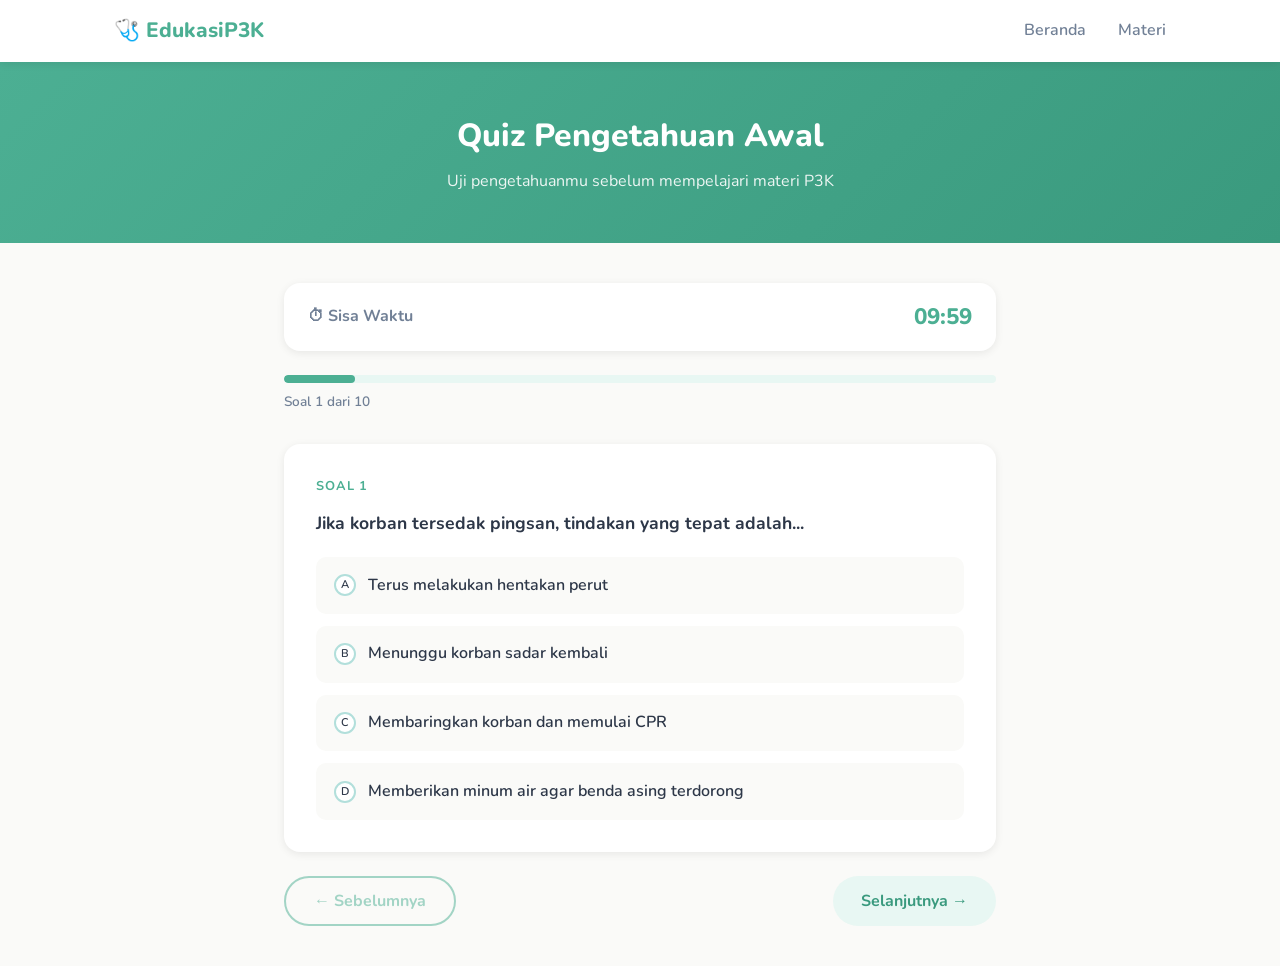
<file: pretest.html>
<!DOCTYPE html>
<html lang="id">
<head>
  <meta charset="UTF-8" />
  <meta name="viewport" content="width=device-width, initial-scale=1.0" />
  <title>Quiz Pengetahuan Awal Awal – EdukasiP3K</title>
  <link href="https://fonts.googleapis.com/css2?family=Nunito:wght@400;600;700;800&display=swap" rel="stylesheet" />
  <link rel="stylesheet" href="style.css" />
  <style>
    /* ===== CUSTOM MODAL ===== */
    .modal-overlay {
      position: fixed; inset: 0;
      background: rgba(0,0,0,.45);
      display: flex; align-items: center; justify-content: center;
      z-index: 999; padding: 1rem;
      opacity: 0; pointer-events: none;
      transition: opacity .2s;
    }
    .modal-overlay.show { opacity: 1; pointer-events: all; }
    .modal-box {
      background: #fff; border-radius: 20px;
      padding: 2rem 2rem 1.5rem;
      max-width: 420px; width: 100%;
      box-shadow: 0 20px 60px rgba(0,0,0,.2);
      transform: translateY(20px);
      transition: transform .25s;
      text-align: center;
    }
    .modal-overlay.show .modal-box { transform: translateY(0); }
    .modal-icon { font-size: 3rem; margin-bottom: .75rem; }
    .modal-title { font-size: 1.2rem; font-weight: 800; margin-bottom: .5rem; }
    .modal-desc { color: var(--text-light); font-size: .95rem; margin-bottom: 1.5rem; line-height: 1.5; }
    .modal-actions { display: flex; gap: .75rem; justify-content: center; flex-wrap: wrap; }
    .modal-actions .btn { flex: 1; min-width: 120px; }
  </style>
</head>
<body>

  <!-- ===== CUSTOM MODAL ===== -->
  <div class="modal-overlay" id="modalOverlay">
    <div class="modal-box">
      <div class="modal-icon" id="modalIcon">❓</div>
      <p class="modal-title" id="modalTitle"></p>
      <p class="modal-desc" id="modalDesc"></p>
      <div class="modal-actions" id="modalActions"></div>
    </div>
  </div>

  <nav class="navbar">
    <div class="nav-container">
      <a href="index.html" class="nav-logo">🩺 EdukasiP3K</a>
      <ul class="nav-menu">
        <li><a href="index.html">Beranda</a></li>
        <li><a href="materi.html">Materi</a></li>
      </ul>
      <button class="hamburger" onclick="toggleMenu()">&#9776;</button>
    </div>
  </nav>

  <div class="page-header">
    <h1>Quiz Pengetahuan Awal</h1>
    <p>Uji pengetahuanmu sebelum mempelajari materi P3K</p>
  </div>

  <div class="test-container" id="testContainer">
    <div class="timer-box">
      <span class="label">⏱ Sisa Waktu</span>
      <span id="timer">10:00</span>
    </div>

    <div class="progress-bar-wrap">
      <div class="progress-bar-fill" id="progressFill" style="width:10%"></div>
    </div>
    <p class="progress-label" id="progressLabel">Soal 1 dari 10</p>

    <div id="questionsWrap"></div>

    <div class="q-nav">
      <button class="btn btn-outline" id="btnPrev" onclick="navigate(-1)">← Sebelumnya</button>
      <button class="btn btn-secondary" id="btnNext" onclick="navigate(1)">Selanjutnya →</button>
    </div>

    <div class="submit-area" id="submitArea" style="display:none">
      <p style="margin-bottom:1rem;color:var(--text-light);font-weight:600;">Pastikan semua soal telah dijawab sebelum submit.</p>
      <button class="btn btn-primary" id="btnSubmit" onclick="submitTest()">Submit Quiz</button>
    </div>
  </div>

  <!-- RESULT PANEL -->
  <div id="resultPanel" style="display:none;max-width:760px;margin:0 auto;padding:2rem 1.5rem 3rem;">
    <div class="score-card" style="text-align:center;">
      <h2 id="resTitle" style="font-size:1.6rem;font-weight:800;margin-bottom:.5rem;margin-top:.5rem;"></h2>
      <p id="resSubtitle" style="color:var(--text-light);margin-bottom:2rem;"></p>

      <div style="background:var(--green-light);border-radius:var(--radius);padding:1.75rem 2rem;margin-bottom:1.5rem;">
        <p style="font-size:.85rem;font-weight:700;color:var(--text-light);text-transform:uppercase;letter-spacing:1px;margin-bottom:.5rem;">Skor Quiz Pengetahuan Awal Kamu</p>
        <p id="resBigScore" style="font-size:5rem;font-weight:800;color:var(--green);line-height:1;"></p>
        <p id="resCorrect" style="font-size:.95rem;color:var(--text-light);margin-top:.5rem;"></p>
      </div>

      <div style="text-align:left;margin-bottom:2rem;">
        <div style="display:flex;justify-content:space-between;font-weight:700;font-size:.9rem;margin-bottom:.4rem;">
          <span>Nilai</span><span id="resBarLabel"></span>
        </div>
        <div class="prog-bar-wrap" style="height:14px;">
          <div id="resBar" class="prog-bar post" style="width:0%;transition:width 1.2s ease;"></div>
        </div>
      </div>

      <div style="background:var(--green-light);border-radius:var(--radius-sm);padding:1rem 1.25rem;text-align:left;margin-bottom:2rem;font-size:.9rem;color:var(--green-dark);font-weight:600;">
        Sekarang saatnya pelajari materi P3K untuk meningkatkan pemahamanmu!
      </div>

      <a href="materi.html" class="btn btn-primary" style="width:100%;display:block;text-align:center;font-size:1.05rem;padding:1rem;">
        Lanjut ke Materi
      </a>
    </div>
  </div>

  <script src="questions.js"></script>
  <script>
    function toggleMenu() { document.querySelector('.nav-menu').classList.toggle('open'); }

    // ===== MODAL HELPER =====
    function showModal({ icon, title, desc, buttons }) {
      document.getElementById('modalIcon').textContent = icon;
      document.getElementById('modalTitle').textContent = title;
      document.getElementById('modalDesc').textContent = desc;
      const actions = document.getElementById('modalActions');
      actions.innerHTML = '';
      buttons.forEach(b => {
        const btn = document.createElement('button');
        btn.className = 'btn ' + (b.style || 'btn-primary');
        btn.textContent = b.label;
        btn.onclick = () => { closeModal(); b.action(); };
        actions.appendChild(btn);
      });
      document.getElementById('modalOverlay').classList.add('show');
    }
    function closeModal() {
      document.getElementById('modalOverlay').classList.remove('show');
    }

    // ===== PRE-CHECK =====
    let timerInterval;

    function initTest() {
      const answers = {};
      let current = 0;
      const qs = getQuestions();

      const wrap = document.getElementById('questionsWrap');
      wrap.innerHTML = '';
      qs.forEach((q, i) => {
        const card = document.createElement('div');
        card.className = 'question-card' + (i === 0 ? ' active' : '');
        card.id = 'q' + i;
        card.innerHTML = `
          <p class="q-number">Soal ${i + 1}</p>
          <p class="q-text">${q.text}</p>
          <div class="options">
            ${q.options.map((opt, j) => `
              <label class="option-label" id="opt-${i}-${j}" onclick="selectOption(${i}, ${j})">
                <span class="option-dot">${String.fromCharCode(65+j)}</span>
                ${opt}
              </label>
            `).join('')}
          </div>`;
        wrap.appendChild(card);
      });

      window.selectOption = function(qi, oi) {
        answers[qi] = oi;
        document.querySelectorAll(`#q${qi} .option-label`).forEach((el, j) => {
          el.classList.toggle('selected', j === oi);
        });
        checkSubmitVisibility();
      };

      window.navigate = function(dir) {
        document.getElementById('q' + current).classList.remove('active');
        current = Math.max(0, Math.min(qs.length - 1, current + dir));
        document.getElementById('q' + current).classList.add('active');
        updateProgress();
      };

      function updateProgress() {
        const pct = ((current + 1) / qs.length) * 100;
        document.getElementById('progressFill').style.width = pct + '%';
        document.getElementById('progressLabel').textContent = `Soal ${current + 1} dari ${qs.length}`;
        document.getElementById('btnPrev').disabled = current === 0;
        document.getElementById('btnNext').style.display = current === qs.length - 1 ? 'none' : '';
        document.getElementById('submitArea').style.display = current === qs.length - 1 ? 'block' : 'none';
      }

      function checkSubmitVisibility() {
        const allAnswered = qs.every((_, i) => answers[i] !== undefined);
        document.getElementById('btnSubmit').disabled = !allAnswered;
      }

      window.submitTest = function() {
        clearInterval(timerInterval);
        let score = 0;
        qs.forEach((q, i) => { if (answers[i] === q.answer) score++; });
        const pct = Math.round((score / qs.length) * 100);
        localStorage.setItem('pretest_score', pct);
        localStorage.setItem('pretest_done', 'true');
        // Reset data posttest agar quiz akhir bisa dikerjakan fresh
        localStorage.removeItem('posttest_done');
        localStorage.removeItem('posttest_score');
        showResult(score, pct);
      };

      // Timer
      let seconds = 600;
      const timerEl = document.getElementById('timer');
      timerInterval = setInterval(() => {
        seconds--;
        const m = String(Math.floor(seconds / 60)).padStart(2, '0');
        const s = String(seconds % 60).padStart(2, '0');
        timerEl.textContent = `${m}:${s}`;
        if (seconds <= 60) timerEl.classList.add('urgent');
        if (seconds <= 0) {
          clearInterval(timerInterval);
          showModal({
            icon: '⏰',
            title: 'Waktu Habis!',
            desc: 'Waktu pengerjaan sudah habis. Jawabanmu akan disimpan secara otomatis.',
            buttons: [{ label: 'Lihat Hasil', style: 'btn-primary', action: () => window.submitTest() }]
          });
        }
      }, 1000);

      updateProgress();
      checkSubmitVisibility();
    }

    // ===== SHOW RESULT =====
    function showResult(correct, pct) {
      document.getElementById('testContainer').style.display = 'none';
      document.getElementById('resultPanel').style.display = 'block';
      window.scrollTo({ top: 0, behavior: 'smooth' });

      let title, subtitle;
      if (pct >= 80)      { title = 'Keren! Dasar P3K-mu sudah bagus!'; subtitle = 'Pelajari materi untuk memantapkan pengetahuanmu.'; }
      else if (pct >= 60) { title = 'Lumayan! Masih ada ruang untuk berkembang.'; subtitle = 'Baca materi dengan teliti agar skormu makin tinggi.'; }
      else if (pct >= 40) { title = 'Tenang, ini memang tujuan belajar!'; subtitle = 'Jangan khawatir — setelah baca materi, kamu pasti bisa lebih baik.'; }
      else                { title = 'Yuk mulai belajar dari awal!'; subtitle = 'Materi yang tersedia akan membantumu memahami P3K dari dasar.'; }
      document.getElementById('resTitle').textContent = title;
      document.getElementById('resSubtitle').textContent = subtitle;
      document.getElementById('resBigScore').textContent = pct + '%';
      document.getElementById('resCorrect').textContent = correct + ' dari 10 soal benar';
      document.getElementById('resBarLabel').textContent = pct + '%';
      setTimeout(() => { document.getElementById('resBar').style.width = pct + '%'; }, 200);
    }

    // ===== ENTRY POINT =====
    if (localStorage.getItem('pretest_done') === 'true') {
      showModal({
        icon: '📝',
        title: 'Quiz Sudah Dikerjakan',
        desc: 'Kamu sudah pernah mengerjakan Quiz Pengetahuan Awal ini. Mau ulangi dari awal atau lanjut ke materi?',
        buttons: [
          { label: 'Ulangi dari Awal', style: 'btn-outline', action: () => { localStorage.clear(); initTest(); } },
          { label: 'Lanjut ke Materi', style: 'btn-primary', action: () => { window.location.href = 'materi.html'; } }
        ]
      });
    } else {
      initTest();
    }
  </script>
</body>
</html>
</file>
<file: style.css>
/* ===== RESET & BASE ===== */
*, *::before, *::after { box-sizing: border-box; margin: 0; padding: 0; }

:root {
  --green: #4CAF93;
  --green-dark: #3a9a7e;
  --green-light: #e8f7f3;
  --green-mid: #b2dfdb;
  --cream: #fafaf8;
  --white: #ffffff;
  --text: #2d3748;
  --text-light: #718096;
  --shadow: 0 4px 20px rgba(76,175,147,.15);
  --shadow-sm: 0 2px 8px rgba(0,0,0,.08);
  --radius: 16px;
  --radius-sm: 10px;
}

body {
  font-family: 'Nunito', sans-serif;
  background: var(--cream);
  color: var(--text);
  line-height: 1.6;
}

a { text-decoration: none; color: inherit; }
ul { list-style: none; }
img { max-width: 100%; }

/* ===== NAVBAR ===== */
.navbar {
  background: var(--white);
  box-shadow: var(--shadow-sm);
  position: sticky; top: 0; z-index: 100;
}
.nav-container {
  max-width: 1100px; margin: 0 auto;
  display: flex; align-items: center; justify-content: space-between;
  padding: .9rem 1.5rem;
}
.nav-logo { font-size: 1.3rem; font-weight: 800; color: var(--green); }
.nav-menu { display: flex; gap: 2rem; }
.nav-menu a { font-weight: 600; color: var(--text-light); transition: color .2s; }
.nav-menu a:hover, .nav-menu a.active { color: var(--green); }
.hamburger { display: none; background: none; border: none; font-size: 1.5rem; cursor: pointer; color: var(--text); }

@media(max-width:640px){
  .hamburger { display: block; }
  .nav-menu { display: none; flex-direction: column; position: absolute; top: 60px; left: 0; right: 0; background: var(--white); padding: 1rem 1.5rem; box-shadow: var(--shadow-sm); gap: 1rem; }
  .nav-menu.open { display: flex; }
}

/* ===== BUTTONS ===== */
.btn {
  display: inline-block; padding: .75rem 1.75rem;
  border-radius: 50px; font-weight: 700; font-size: 1rem;
  cursor: pointer; border: none; transition: all .2s; font-family: inherit;
}
.btn-primary { background: var(--green); color: var(--white); box-shadow: 0 4px 15px rgba(76,175,147,.4); }
.btn-primary:hover { background: var(--green-dark); transform: translateY(-2px); box-shadow: 0 6px 20px rgba(76,175,147,.5); }
.btn-outline { background: transparent; color: var(--green); border: 2px solid var(--green); }
.btn-outline:hover { background: var(--green-light); }
.btn-secondary { background: var(--green-light); color: var(--green-dark); }
.btn-secondary:hover { background: var(--green-mid); }
.btn:disabled { opacity: .5; cursor: not-allowed; transform: none !important; }

/* ===== HERO ===== */
.hero {
  max-width: 1100px; margin: 0 auto;
  display: flex; align-items: center; justify-content: space-between;
  gap: 2rem; padding: 5rem 1.5rem 4rem;
}
.hero-content { flex: 1; max-width: 560px; }
.hero-badge { background: var(--green-light); color: var(--green-dark); padding: .35rem 1rem; border-radius: 50px; font-size: .85rem; font-weight: 700; }
.hero-content h1 { font-size: 2.8rem; font-weight: 800; line-height: 1.2; margin: 1.2rem 0; }
.highlight { color: var(--green); }
.hero-content p { color: var(--text-light); font-size: 1.05rem; margin-bottom: 2rem; }
.hero-actions { display: flex; gap: 1rem; flex-wrap: wrap; }

.hero-illustration { position: relative; flex: 0 0 320px; height: 320px; }
.illus-circle {
  width: 260px; height: 260px; border-radius: 50%;
  background: linear-gradient(135deg, var(--green-light), var(--green-mid));
  display: flex; align-items: center; justify-content: center;
  margin: 30px auto 0;
}
.illus-emoji { font-size: 6rem; }
.floating-card {
  position: absolute; background: var(--white); border-radius: var(--radius-sm);
  padding: .45rem 1rem; font-weight: 700; font-size: .9rem;
  box-shadow: var(--shadow); animation: float 3s ease-in-out infinite;
  display: flex; align-items: center; gap: .4rem; color: var(--text);
}
.floating-card svg { color: var(--green); flex-shrink: 0; }
.card-1 { top: 20px; left: 0; animation-delay: 0s; }
.card-2 { bottom: 40px; left: 10px; animation-delay: 1s; }
.card-3 { top: 60px; right: 0; animation-delay: 2s; }
@keyframes float { 0%,100%{ transform: translateY(0); } 50%{ transform: translateY(-10px); } }

@media(max-width:768px){
  .hero { flex-direction: column; padding: 3rem 1.5rem 2rem; text-align: center; }
  .hero-content h1 { font-size: 2rem; }
  .hero-actions { justify-content: center; }
  .hero-illustration { display: none; }
}

/* ===== STATS BAR ===== */
.stats-bar {
  background: var(--green);
  display: flex; justify-content: center; gap: 3rem; flex-wrap: wrap;
  padding: 1.5rem 1.5rem;
}
.stat-item { text-align: center; color: var(--white); }
.stat-num { display: block; font-size: 2rem; font-weight: 800; }
.stat-label { font-size: .85rem; opacity: .9; font-weight: 600; }

/* ===== SECTION HEADER ===== */
.section-header { text-align: center; margin-bottom: 2.5rem; }
.section-header h2 { font-size: 1.9rem; font-weight: 800; margin-bottom: .5rem; }
.section-header p { color: var(--text-light); font-size: 1rem; }

/* ===== FEATURES ===== */
.features { max-width: 1100px; margin: 0 auto; padding: 5rem 1.5rem; }
.feature-grid { display: grid; grid-template-columns: repeat(auto-fit, minmax(260px, 1fr)); gap: 1.5rem; }
.feature-card {
  background: var(--white); border-radius: var(--radius);
  padding: 1.75rem; box-shadow: var(--shadow-sm);
  transition: transform .2s, box-shadow .2s;
}
.feature-card:hover { transform: translateY(-4px); box-shadow: var(--shadow); }
.feature-icon { width: 48px; height: 48px; margin-bottom: .75rem; color: var(--green); }
.feature-icon svg { width: 100%; height: 100%; }
.feature-card h3 { font-size: 1.1rem; font-weight: 800; margin-bottom: .5rem; }
.feature-card p { color: var(--text-light); font-size: .9rem; }

/* ===== FLOW SECTION ===== */
.flow-section { background: var(--green-light); padding: 5rem 1.5rem; }
.flow-steps {
  max-width: 900px; margin: 0 auto;
  display: flex; align-items: center; justify-content: center; gap: 1rem; flex-wrap: wrap;
}
.flow-step {
  background: var(--white); border-radius: var(--radius);
  padding: 2rem 1.5rem; text-align: center; flex: 1; min-width: 200px;
  box-shadow: var(--shadow-sm); position: relative;
}
.step-number {
  position: absolute; top: -16px; left: 50%; transform: translateX(-50%);
  background: var(--green); color: var(--white);
  width: 32px; height: 32px; border-radius: 50%;
  display: flex; align-items: center; justify-content: center;
  font-weight: 800; font-size: .9rem;
}
.step-icon { font-size: 2.2rem; margin-bottom: .75rem; }
.flow-step h3 { font-weight: 800; margin-bottom: .5rem; }
.flow-step p { color: var(--text-light); font-size: .9rem; }
.flow-arrow { font-size: 1.5rem; color: var(--green); font-weight: 800; }
@media(max-width:640px){ .flow-arrow { transform: rotate(90deg); } }

/* ===== FOOTER ===== */
.footer {
  background: var(--text); color: var(--white);
  text-align: center; padding: 2rem 1.5rem;
}

/* ===== PAGE HEADER ===== */
.page-header {
  background: linear-gradient(135deg, var(--green), var(--green-dark));
  color: var(--white); text-align: center; padding: 3rem 1.5rem;
}
.page-header h1 { font-size: 2rem; font-weight: 800; }
.page-header p { opacity: .9; margin-top: .5rem; }

/* ===== TEST CONTAINER ===== */
.test-container { max-width: 760px; margin: 0 auto; padding: 2.5rem 1.5rem; }

/* TIMER */
.timer-box {
  background: var(--white); border-radius: var(--radius);
  display: flex; align-items: center; justify-content: space-between;
  padding: 1rem 1.5rem; margin-bottom: 1.5rem; box-shadow: var(--shadow-sm);
}
.timer-box .label { font-weight: 700; color: var(--text-light); }
#timer { font-size: 1.4rem; font-weight: 800; color: var(--green); }
#timer.urgent { color: #e53e3e; animation: pulse .6s ease-in-out infinite; }
@keyframes pulse { 0%,100%{ opacity:1 } 50%{ opacity:.5 } }

/* PROGRESS */
.progress-bar-wrap { background: var(--green-light); border-radius: 50px; height: 8px; margin-bottom: .5rem; overflow: hidden; }
.progress-bar-fill { height: 100%; background: var(--green); border-radius: 50px; transition: width .4s; }
.progress-label { font-size: .85rem; color: var(--text-light); font-weight: 600; margin-bottom: 2rem; }

/* QUESTION CARD */
.question-card {
  background: var(--white); border-radius: var(--radius);
  padding: 2rem; box-shadow: var(--shadow-sm); margin-bottom: 1.5rem;
  display: none;
}
.question-card.active { display: block; }
.q-number { font-size: .8rem; font-weight: 700; color: var(--green); text-transform: uppercase; letter-spacing: 1px; }
.q-text { font-size: 1.1rem; font-weight: 700; margin: .75rem 0 1.25rem; }
.options { display: flex; flex-direction: column; gap: .75rem; }
.option-label {
  display: flex; align-items: center; gap: .75rem;
  background: var(--cream); border: 2px solid transparent;
  border-radius: var(--radius-sm); padding: .85rem 1rem;
  cursor: pointer; font-weight: 600; transition: all .15s;
}
.option-label:hover { border-color: var(--green-mid); background: var(--green-light); }
.option-label input { display: none; }
.option-label.selected { border-color: var(--green); background: var(--green-light); color: var(--green-dark); }
.option-dot {
  width: 22px; height: 22px; border-radius: 50%;
  border: 2px solid var(--green-mid); background: var(--white);
  flex-shrink: 0; display: flex; align-items: center; justify-content: center;
  font-size: .7rem; transition: all .15s;
}
.option-label.selected .option-dot { background: var(--green); border-color: var(--green); color: var(--white); }

/* NAV BUTTONS */
.q-nav { display: flex; justify-content: space-between; gap: 1rem; margin-top: 1.5rem; }

/* SUBMIT AREA */
.submit-area { text-align: center; padding: 1rem 0 2rem; }
.submit-area .btn { padding: 1rem 2.5rem; font-size: 1.1rem; }

/* ===== MATERI ===== */
.materi-container { max-width: 1000px; margin: 0 auto; padding: 2.5rem 1.5rem; }
.topic-tabs { display: flex; gap: .75rem; flex-wrap: wrap; margin-bottom: 2rem; justify-content: center; }
.tab-btn {
  padding: .55rem 1.2rem; border-radius: 50px;
  border: 2px solid var(--green-mid); background: var(--white);
  font-family: inherit; font-weight: 700; font-size: .9rem; cursor: pointer;
  transition: all .2s; color: var(--text-light);
}
.tab-btn:hover, .tab-btn.active { background: var(--green); border-color: var(--green); color: var(--white); }

.topic-panel { display: none; }
.topic-panel.active { display: block; }

.topic-card {
  background: var(--white); border-radius: var(--radius);
  padding: 2.5rem; box-shadow: var(--shadow-sm);
}
.topic-card-header { display: flex; align-items: center; gap: 1rem; margin-bottom: 1.5rem; }
.topic-emoji { display:flex; align-items:center; justify-content:center; width:56px; height:56px; background:var(--green-light); border-radius:14px; color:var(--green); flex-shrink:0; }
.topic-emoji svg { width:28px; height:28px; }
.topic-card-header h2 { font-size: 1.6rem; font-weight: 800; }

.topic-desc { color: var(--text-light); margin-bottom: 2rem; font-size: 1rem; }

.steps-title { font-weight: 800; font-size: 1rem; margin-bottom: 1rem; color: var(--green-dark); }
.steps-list { display: flex; flex-direction: column; gap: .75rem; }
.step-item {
  display: flex; gap: 1rem; align-items: flex-start;
  background: var(--green-light); border-radius: var(--radius-sm); padding: 1rem;
}
.step-num {
  background: var(--green); color: var(--white);
  width: 28px; height: 28px; border-radius: 50%;
  display: flex; align-items: center; justify-content: center;
  font-weight: 800; font-size: .85rem; flex-shrink: 0; margin-top: 1px;
}
.step-text { font-weight: 600; }
.step-note { font-size: .85rem; color: var(--text-light); margin-top: .25rem; }

.warning-box {
  background: #fff8e1; border-left: 4px solid #f6c90e;
  border-radius: var(--radius-sm); padding: 1rem 1.25rem;
  margin-top: 1.5rem; font-size: .9rem;
}
.warning-box strong { color: #b7791f; }

/* ===== SUMBER & VIDEO ===== */
.sumber-section { margin-top: 2rem; border-top: 1px solid var(--green-light); padding-top: 1.5rem; }
.sumber-title { font-weight: 800; font-size: .95rem; color: var(--text); margin-bottom: 1rem; }

.video-wrap { position: relative; padding-bottom: 56.25%; height: 0; border-radius: var(--radius-sm); overflow: hidden; margin-bottom: 1.25rem; }
.video-wrap iframe { position: absolute; top: 0; left: 0; width: 100%; height: 100%; border: 0; }

.ref-links { display: flex; flex-direction: column; gap: .5rem; }
.ref-link {
  display: flex; align-items: center; gap: .6rem;
  padding: .65rem 1rem; border-radius: var(--radius-sm);
  background: var(--cream); border: 1px solid var(--green-light);
  font-size: .88rem; font-weight: 600; color: var(--green-dark);
  text-decoration: none; transition: background .15s;
}
.ref-link:hover { background: var(--green-light); }
.ref-link svg { flex-shrink: 0; color: var(--green); }

.materi-cta { text-align: center; margin-top: 3rem; padding: 2rem; background: var(--green-light); border-radius: var(--radius); }
.materi-cta h3 { font-size: 1.3rem; font-weight: 800; margin-bottom: .5rem; }
.materi-cta p { color: var(--text-light); margin-bottom: 1.25rem; }

/* ===== HASIL ===== */
.hasil-container { max-width: 700px; margin: 0 auto; padding: 2.5rem 1.5rem; }
.score-card {
  background: var(--white); border-radius: var(--radius);
  padding: 2.5rem; box-shadow: var(--shadow-sm); text-align: center; margin-bottom: 1.5rem;
}
.score-emoji { font-size: 4rem; margin-bottom: 1rem; }
.score-card h2 { font-size: 1.5rem; font-weight: 800; margin-bottom: .5rem; }
.score-card .verdict { color: var(--text-light); margin-bottom: 2rem; }

.score-compare { display: flex; gap: 1.5rem; justify-content: center; flex-wrap: wrap; margin-bottom: 2rem; }
.score-box { flex: 1; min-width: 120px; background: var(--green-light); border-radius: var(--radius-sm); padding: 1.25rem; }
.score-box .label { font-size: .8rem; font-weight: 700; color: var(--text-light); text-transform: uppercase; letter-spacing: 1px; }
.score-box .value { font-size: 2.5rem; font-weight: 800; color: var(--green-dark); }

.progress-section { margin-top: 1.5rem; text-align: left; }
.progress-row { margin-bottom: 1rem; }
.progress-row .prog-label { display: flex; justify-content: space-between; font-weight: 700; font-size: .9rem; margin-bottom: .4rem; }
.prog-bar-wrap { background: var(--green-light); border-radius: 50px; height: 12px; overflow: hidden; }
.prog-bar { height: 100%; border-radius: 50px; transition: width 1s ease; }
.prog-bar.pre { background: #b2dfdb; }
.prog-bar.post { background: var(--green); }

.improvement-box {
  background: linear-gradient(135deg, var(--green), var(--green-dark));
  color: var(--white); border-radius: var(--radius);
  padding: 1.5rem 2rem; text-align: center; margin-bottom: 1.5rem;
}
.improvement-box .delta { font-size: 3rem; font-weight: 800; }
.improvement-box p { opacity: .9; margin-top: .25rem; }

.action-buttons { display: flex; gap: 1rem; justify-content: center; flex-wrap: wrap; }
</file>
